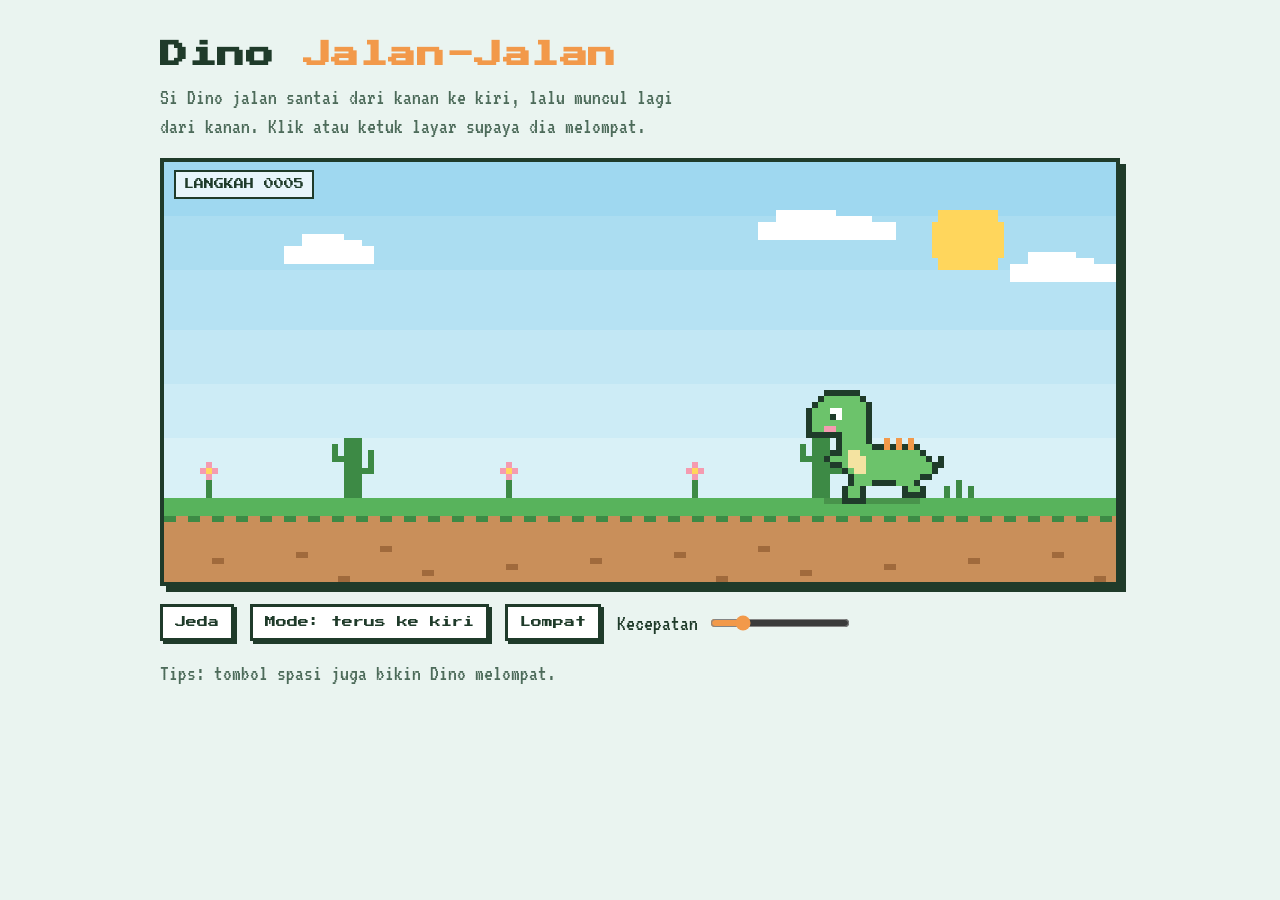
<file: dino/index.html>
<!doctype html><html lang="id"><head><meta charset="utf-8"><meta name="viewport" content="width=device-width,initial-scale=1"></head><body>
<title>Dino Jalan-Jalan</title>
<link rel="preconnect" href="https://fonts.googleapis.com">
<link rel="preconnect" href="https://fonts.gstatic.com" crossorigin>
<link rel="stylesheet" href="https://fonts.googleapis.com/css2?family=Press+Start+2P&family=VT323&display=swap">
<style>
  :root {
    --bg: #eaf4f0;
    --ink: #1f3b2a;
    --muted: #4d6b5a;
    --panel: #ffffff;
    --line: #1f3b2a;
    --accent: #f2994a;
    --sky-top: #9fd8f0;
    --sky-bottom: #d9f1f7;
    --cloud: #ffffff;
    --grass: #58b35c;
    --grass-dark: #3d8a45;
    --dirt: #c98f5a;
    --dirt-dark: #a06a3c;
    --star: #ffffff;
    --moon: #fff3b0;
    --night: 0;
  }
  @media (prefers-color-scheme: dark) {
    :root:not([data-theme="light"]) {
      color-scheme: dark;
      --bg: #10181f;
      --ink: #e4f2e8;
      --muted: #9db8a8;
      --panel: #18232c;
      --line: #6cc36b;
      --accent: #f2b36b;
      --sky-top: #0e1a33;
      --sky-bottom: #283a63;
      --cloud: #53638a;
      --grass: #3f8e4a;
      --grass-dark: #2c6a36;
      --dirt: #7b5534;
      --dirt-dark: #5c3e25;
      --night: 1;
    }
  }
  :root[data-theme="dark"] {
    color-scheme: dark;
    --bg: #10181f;
    --ink: #e4f2e8;
    --muted: #9db8a8;
    --panel: #18232c;
    --line: #6cc36b;
    --accent: #f2b36b;
    --sky-top: #0e1a33;
    --sky-bottom: #283a63;
    --cloud: #53638a;
    --grass: #3f8e4a;
    --grass-dark: #2c6a36;
    --dirt: #7b5534;
    --dirt-dark: #5c3e25;
    --night: 1;
  }

  body {
    background: var(--bg);
    color: var(--ink);
    font-family: "VT323", ui-monospace, "Courier New", monospace;
    font-size: 22px;
    line-height: 1.3;
  }
  .wrap {
    max-width: 960px;
    margin: 0 auto;
    padding-inline: 16px;
    padding-block: 28px 40px;
    display: grid;
    gap: 18px;
  }
  header { display: grid; gap: 8px; }
  h1 {
    font-family: "Press Start 2P", ui-monospace, monospace;
    font-size: clamp(18px, 4vw, 28px);
    line-height: 1.4;
    margin: 0;
    text-wrap: balance;
    letter-spacing: 0.02em;
  }
  h1 span { color: var(--accent); }
  header p { margin: 0; color: var(--muted); max-width: 60ch; }

  .stage {
    position: relative;
    border: 4px solid var(--line);
    box-shadow: 6px 6px 0 var(--line);
    overflow: hidden;
    background: var(--sky-bottom);
    cursor: pointer;
  }
  canvas {
    display: block;
    image-rendering: pixelated;
    image-rendering: crisp-edges;
  }
  .hud {
    position: absolute;
    top: 8px;
    left: 10px;
    font-family: "Press Start 2P", ui-monospace, monospace;
    font-size: 10px;
    color: #1f3b2a;
    background: rgba(255, 255, 255, 0.75);
    padding: 6px 8px;
    border: 2px solid #1f3b2a;
    font-variant-numeric: tabular-nums;
    pointer-events: none;
  }

  .controls {
    display: flex;
    flex-wrap: wrap;
    gap: 12px 16px;
    align-items: center;
  }
  button {
    font-family: "Press Start 2P", ui-monospace, monospace;
    font-size: 11px;
    color: var(--ink);
    background: var(--panel);
    border: 3px solid var(--line);
    box-shadow: 3px 3px 0 var(--line);
    padding: 10px 12px;
    cursor: pointer;
  }
  button:active { transform: translate(2px, 2px); box-shadow: 1px 1px 0 var(--line); }
  button:focus-visible, input:focus-visible { outline: 3px solid var(--accent); outline-offset: 3px; }
  button[aria-pressed="true"] { background: var(--accent); color: #1f3b2a; }
  label.speed { display: flex; align-items: center; gap: 10px; }
  input[type="range"] { accent-color: var(--accent); width: 140px; max-width: 40vw; }
  .tip { color: var(--muted); margin: 0; }
</style>

<div class="wrap">
  <header>
    <h1>Dino <span>Jalan-Jalan</span></h1>
    <p>Si Dino jalan santai dari kanan ke kiri, lalu muncul lagi dari kanan. Klik atau ketuk layar supaya dia melompat.</p>
  </header>

  <div class="stage" id="stage" role="img" aria-label="Animasi dino pixel berwarna hijau berjalan dari kanan ke kiri di atas rumput">
    <canvas id="scene"></canvas>
    <div class="hud" id="hud">LANGKAH 0000</div>
  </div>

  <div class="controls">
    <button id="pause" type="button" aria-pressed="false">Jeda</button>
    <button id="mode" type="button" aria-pressed="false">Mode: terus ke kiri</button>
    <button id="jump" type="button">Lompat</button>
    <label class="speed" for="speed">Kecepatan
      <input id="speed" type="range" min="0.5" max="3" step="0.25" value="1">
    </label>
  </div>
  <p class="tip">Tips: tombol spasi juga bikin Dino melompat.</p>
</div>

<script>
(() => {
  // ---------- Sprite (menghadap kanan; dibalik saat jalan ke kiri) ----------
  const BODY = [
    "..............DDDDDD....",
    ".............DGGGGGGD...",
    "............DGGGGGGGGD..",
    "............DGGGGWWGGGD.",
    "............DGGGGWKGGGD.",
    "............DGGGGGGGGGD.",
    "............DGGGGGPPGGD.",
    "............DGGGGDDDDDD.",
    ".....S.S.S..DGGGGD......",
    "....DSDSDSDDGGGGGD......",
    "...DGGGGGGGGGGLLGDD.....",
    "D.DGGGGGGGGGGLLLGGGD....",
    "DDGGGGGGGGGGGLLLGDD.....",
    ".DGGGGGGGGGGGLLGD.......",
    "..DDGGGGGGGGGGGD........",
    "....DGGGDDDDGGGD........",
  ];
  const LEGS = [
    ["....DGGD....DGGD........",
     "....DGGD....DGGD........",
     "....DDDD....DDDD........"],
    ["...DGGD......DGGD.......",
     "...DDDD......DGGD.......",
     ".............DDDD......."],
  ];
  const BLINK_ROWS = { 3: "............DGGGGGGGGGD.", 4: "............DGGGGDDGGGD." };
  const SPRITE_W = 24, SPRITE_H = BODY.length + 3;
  const PAL = {
    D: "#1f3b2a", G: "#6cc36b", L: "#f4e3a1", W: "#ffffff",
    K: "#1f3b2a", P: "#f59bb0", S: "#f2994a",
  };

  const canvas = document.getElementById("scene");
  const ctx = canvas.getContext("2d");
  const stage = document.getElementById("stage");
  const hud = document.getElementById("hud");
  const reduceMotion = window.matchMedia("(prefers-reduced-motion: reduce)").matches;

  const H = 70;            // tinggi dunia dalam "pixel" logis
  const GROUND = 56;       // garis tanah
  let P = 4, W = 200;      // ukuran pixel & lebar dunia

  let colors = {};
  function readColors() {
    const cs = getComputedStyle(document.documentElement);
    const v = (n) => cs.getPropertyValue(n).trim();
    colors = {
      skyTop: v("--sky-top"), skyBottom: v("--sky-bottom"), cloud: v("--cloud"),
      grass: v("--grass"), grassDark: v("--grass-dark"), dirt: v("--dirt"), dirtDark: v("--dirt-dark"),
      star: v("--star"), moon: v("--moon"), night: v("--night") === "1",
    };
  }

  // ---------- Dunia ----------
  let clouds = [], stars = [], deco = [];
  function rand(a, b) { return a + Math.random() * (b - a); }
  function buildWorld() {
    clouds = Array.from({ length: Math.max(3, Math.round(W / 70)) }, () => ({
      x: rand(0, W), y: Math.round(rand(4, 24)), w: Math.round(rand(14, 26)), v: rand(1.5, 4),
    }));
    stars = Array.from({ length: Math.round(W / 6) }, () => ({ x: Math.round(rand(0, W)), y: Math.round(rand(2, 40)), t: rand(0, 6) }));
    deco = [];
    for (let x = 6; x < W; x += Math.round(rand(18, 40))) {
      deco.push({ x, kind: Math.random() < 0.3 ? "cactus" : (Math.random() < 0.5 ? "flower" : "tuft") });
    }
  }

  function resize() {
    const cssW = stage.clientWidth;
    P = cssW < 520 ? 4 : 6;
    W = Math.ceil(cssW / P);
    canvas.width = W;
    canvas.height = H;
    canvas.style.width = W * P + "px";
    canvas.style.height = H * P + "px";
    buildWorld();
    if (dino.x > W) dino.x = W;
  }

  function px(x, y, w, h, c) { ctx.fillStyle = c; ctx.fillRect(Math.round(x), Math.round(y), w, h); }

  function drawSky(t) {
    const bands = 6;
    for (let i = 0; i < bands; i++) {
      ctx.fillStyle = mix(colors.skyTop, colors.skyBottom, i / (bands - 1));
      ctx.fillRect(0, Math.floor((GROUND * i) / bands), W, Math.ceil(GROUND / bands) + 1);
    }
    if (colors.night) {
      for (const s of stars) {
        if (Math.sin(t * 2 + s.t) > -0.3) px(s.x, s.y, 1, 1, colors.star);
      }
      px(W - 30, 10, 8, 8, colors.moon);
      px(W - 31, 11, 1, 6, colors.moon);
      px(W - 22, 11, 1, 6, colors.moon);
      px(W - 27, 11, 3, 2, colors.skyTop);
    } else {
      px(W - 30, 8, 10, 10, "#ffd65c");
      px(W - 31, 10, 12, 6, "#ffd65c");
    }
    for (const c of clouds) {
      const x = Math.round(c.x), y = c.y, w = c.w;
      px(x, y + 2, w, 3, colors.cloud);
      px(x + 3, y, Math.round(w * 0.45), 2, colors.cloud);
      px(x + Math.round(w * 0.5), y + 1, Math.round(w * 0.3), 1, colors.cloud);
    }
  }

  function drawGround(offset) {
    px(0, GROUND, W, H - GROUND, colors.dirt);
    px(0, GROUND, W, 3, colors.grass);
    for (let x = 0; x < W; x += 4) px(x, GROUND + 3, 2, 1, colors.grassDark);
    for (let x = 1; x < W; x += 7) px(x, GROUND + 8 + ((x * 7) % 9), 2, 1, colors.dirtDark);
    for (const d of deco) {
      const x = d.x;
      if (d.kind === "tuft") {
        px(x, GROUND - 2, 1, 2, colors.grassDark); px(x + 2, GROUND - 3, 1, 3, colors.grassDark); px(x + 4, GROUND - 2, 1, 2, colors.grassDark);
      } else if (d.kind === "flower") {
        px(x + 1, GROUND - 3, 1, 3, colors.grassDark);
        px(x, GROUND - 5, 3, 1, "#f59bb0"); px(x + 1, GROUND - 6, 1, 3, "#f59bb0"); px(x + 1, GROUND - 5, 1, 1, "#ffd65c");
      } else {
        px(x + 2, GROUND - 10, 3, 10, colors.grassDark);
        px(x, GROUND - 7, 2, 1, colors.grassDark); px(x, GROUND - 9, 1, 3, colors.grassDark);
        px(x + 5, GROUND - 5, 2, 1, colors.grassDark); px(x + 6, GROUND - 8, 1, 4, colors.grassDark);
      }
    }
  }

  function drawDino(x, y, facingLeft, frame, blink) {
    const rows = BODY.map((r, i) => (blink && BLINK_ROWS[i]) ? BLINK_ROWS[i] : r).concat(LEGS[frame]);
    for (let r = 0; r < rows.length; r++) {
      const row = rows[r];
      for (let c = 0; c < row.length; c++) {
        const ch = row[c];
        if (ch === ".") continue;
        const dx = facingLeft ? SPRITE_W - 1 - c : c;
        px(x + dx, y + r, 1, 1, PAL[ch]);
      }
    }
  }

  function drawShadow(x, lift) {
    const w = Math.max(8, 16 - Math.round(lift / 2));
    ctx.fillStyle = "rgba(0,0,0,0.18)";
    ctx.fillRect(Math.round(x + (SPRITE_W - w) / 2), GROUND, w, 1);
  }

  function mix(a, b, t) {
    const pa = parseInt(a.slice(1), 16), pb = parseInt(b.slice(1), 16);
    const r = Math.round(((pa >> 16) & 255) * (1 - t) + ((pb >> 16) & 255) * t);
    const g = Math.round(((pa >> 8) & 255) * (1 - t) + ((pb >> 8) & 255) * t);
    const bl = Math.round((pa & 255) * (1 - t) + (pb & 255) * t);
    return `rgb(${r},${g},${bl})`;
  }

  // ---------- Status dino ----------
  const dino = { x: 0, dir: -1, frame: 0, frameTime: 0, lift: 0, vy: 0, steps: 0, blinkT: 2, blinking: 0 };
  const hearts = [];
  let speed = 1, paused = false, bounce = false;

  function jump() {
    if (dino.lift > 0) return;
    dino.vy = 60;
    hearts.push({ x: dino.x + SPRITE_W / 2, y: GROUND - SPRITE_H - 4, life: 1.2 });
  }

  function drawHeart(h) {
    const x = Math.round(h.x), y = Math.round(h.y), c = "#e8577a";
    px(x - 2, y, 2, 1, c); px(x + 1, y, 2, 1, c);
    px(x - 3, y + 1, 7, 2, c);
    px(x - 2, y + 3, 5, 1, c);
    px(x - 1, y + 4, 3, 1, c);
    px(x, y + 5, 1, 1, c);
  }

  let last = performance.now(), colorTimer = 0;
  function tick(now) {
    const dt = Math.min(0.05, (now - last) / 1000);
    last = now;
    colorTimer -= dt;
    if (colorTimer <= 0) { readColors(); colorTimer = 0.5; }

    if (!paused) {
      dino.x += dino.dir * 16 * speed * dt;
      if (bounce) {
        if (dino.x < 2) { dino.x = 2; dino.dir = 1; }
        if (dino.x > W - SPRITE_W - 2) { dino.x = W - SPRITE_W - 2; dino.dir = -1; }
      } else {
        dino.dir = -1;
        if (dino.x < -SPRITE_W) dino.x = W;
      }
      dino.frameTime += dt * speed;
      if (dino.frameTime > 0.22) {
        dino.frameTime = 0; dino.frame ^= 1; dino.steps++;
        hud.textContent = "LANGKAH " + String(dino.steps).padStart(4, "0");
      }
      if (!reduceMotion) for (const c of clouds) { c.x -= c.v * dt; if (c.x < -c.w) c.x = W; }
    }
    if (dino.lift > 0 || dino.vy > 0) {
      dino.lift += dino.vy * dt;
      dino.vy -= 180 * dt;
      if (dino.lift <= 0) { dino.lift = 0; dino.vy = 0; }
    }
    dino.blinkT -= dt;
    if (dino.blinkT <= 0) { dino.blinking = 0.14; dino.blinkT = rand(2, 5); }
    if (dino.blinking > 0) dino.blinking -= dt;
    for (const h of hearts) { h.y -= 14 * dt; h.life -= dt; }
    while (hearts.length && hearts[0].life <= 0) hearts.shift();

    ctx.clearRect(0, 0, W, H);
    drawSky(now / 1000);
    drawGround();
    const bob = (!paused && !reduceMotion && dino.frame === 1 && dino.lift === 0) ? 1 : 0;
    drawShadow(dino.x, dino.lift);
    drawDino(dino.x, GROUND - SPRITE_H - Math.round(dino.lift) + bob, dino.dir < 0, paused ? 0 : dino.frame, dino.blinking > 0);
    for (const h of hearts) drawHeart(h);
    requestAnimationFrame(tick);
  }

  // ---------- Kontrol ----------
  const pauseBtn = document.getElementById("pause");
  const modeBtn = document.getElementById("mode");
  pauseBtn.addEventListener("click", () => {
    paused = !paused;
    pauseBtn.textContent = paused ? "Lanjut" : "Jeda";
    pauseBtn.setAttribute("aria-pressed", String(paused));
  });
  modeBtn.addEventListener("click", () => {
    bounce = !bounce;
    modeBtn.textContent = bounce ? "Mode: bolak-balik" : "Mode: terus ke kiri";
    modeBtn.setAttribute("aria-pressed", String(bounce));
  });
  document.getElementById("jump").addEventListener("click", jump);
  stage.addEventListener("click", jump);
  document.getElementById("speed").addEventListener("input", (e) => { speed = parseFloat(e.target.value); });
  window.addEventListener("keydown", (e) => {
    if (e.code === "Space" && e.target === document.body) { e.preventDefault(); jump(); }
  });
  window.addEventListener("resize", resize);

  readColors();
  resize();
  dino.x = W - SPRITE_W - 10;
  requestAnimationFrame(tick);
})();
</script>
</body></html>
</file>
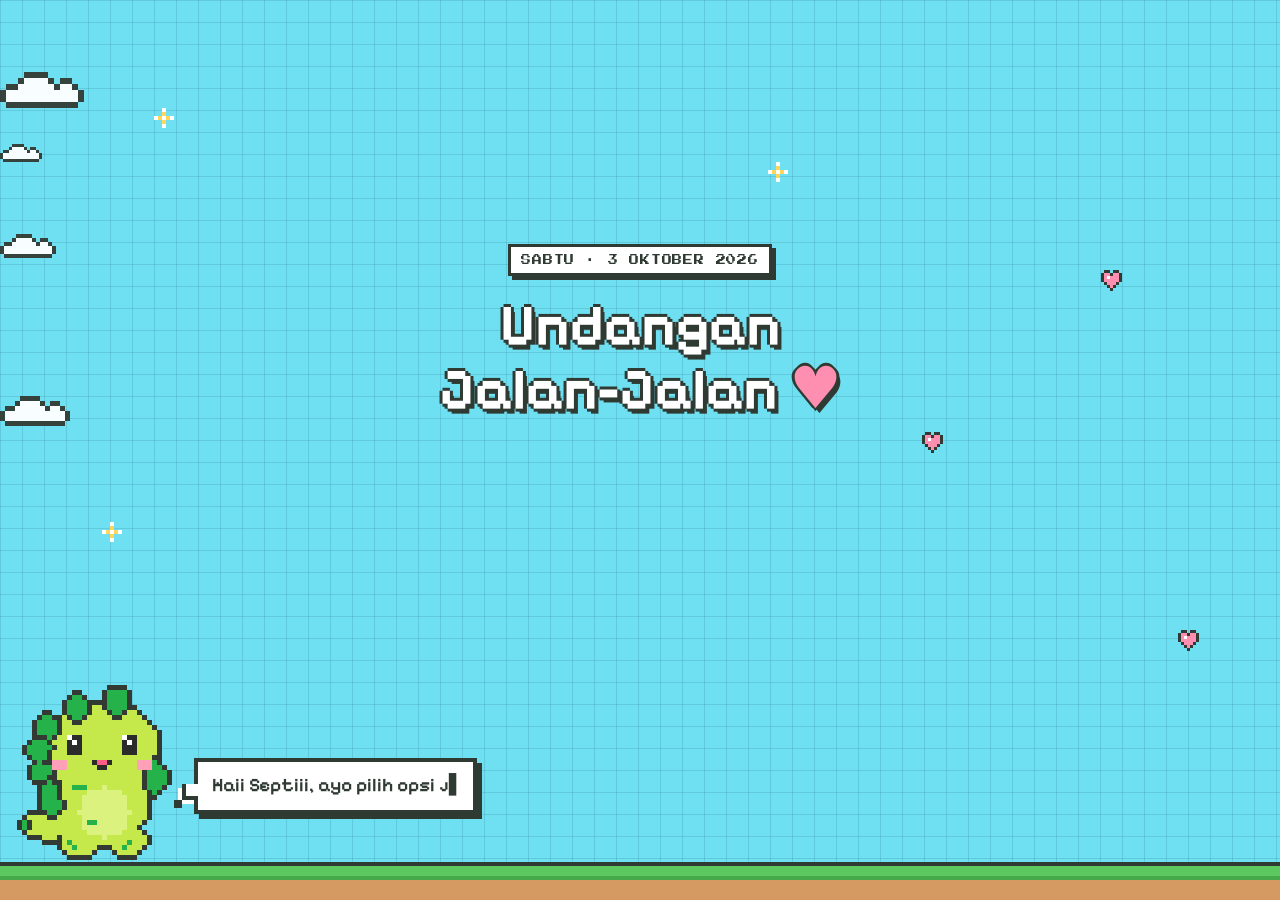
<file: undangan-septi/index.html>
<!doctype html><html lang="id"><head><meta charset="utf-8"><meta name="viewport" content="width=device-width,initial-scale=1,viewport-fit=cover"><meta property="og:title" content="Undangan Jalan-Jalan untuk Septi"><meta property="og:description" content="Pilih jam jemput dan kegiatan kita tanggal 3 Oktober ♥"></head><body style="margin:0">
<title>Undangan Jalan-Jalan Septi</title>
<link rel="preconnect" href="https://fonts.googleapis.com">
<link rel="preconnect" href="https://fonts.gstatic.com" crossorigin>
<link rel="stylesheet" href="https://fonts.googleapis.com/css2?family=Pixelify+Sans:wght@400;600;700&family=Press+Start+2P&display=swap">
<style>
  :root {
    color-scheme: light;
    --sky: #6fe0f2;
    --grid: rgba(20, 90, 110, 0.16);
    --ink: #2f3a33;
    --paper: #ffffff;
    --lime: #c5e84b;
    --leaf: #26b24b;
    --leaf-dark: #1c8a39;
    --pink: #ff8fb1;
    --pink-soft: #ffd3e0;
    --sun: #ffd65c;
    --grass: #5cc85f;
    --dirt: #d49a62;
  }
  html, body { height: 100%; }
  body {
    --dw: 170px; --dh: 200px;
    background-color: var(--sky);
    background-image:
      linear-gradient(var(--grid) 1px, transparent 1px),
      linear-gradient(90deg, var(--grid) 1px, transparent 1px);
    background-size: 22px 22px;
    color: var(--ink);
    font-family: "Pixelify Sans", ui-rounded, "Trebuchet MS", system-ui, sans-serif;
    font-size: 18px;
    overflow: hidden;
  }
  .app {
    position: relative;
    height: 100%;
    height: 100dvh;
    display: flex;
    flex-direction: column;
  }
  .deco { position: fixed; inset: 0; pointer-events: none; overflow: hidden; }
  .cloud { position: absolute; image-rendering: pixelated; opacity: 0.95; animation: drift linear infinite; }
  @keyframes drift { from { transform: translateX(110vw); } to { transform: translateX(-40vw); } }
  .sparkle { position: absolute; image-rendering: pixelated; animation: twinkle 2.4s ease-in-out infinite; }
  @keyframes twinkle { 0%, 100% { opacity: .25; transform: scale(.8); } 50% { opacity: 1; transform: scale(1.1); } }

  main {
    position: relative;
    z-index: 2;
    flex: 1 1 auto;
    min-height: 0;
    overflow-y: auto;
    display: flex;
    flex-direction: column;
    padding-inline: 16px;
    padding-block: 20px 14px;
  }
  main > .panel { margin-block: auto; margin-inline: auto; }

  .stage {
    position: relative;
    z-index: 3;
    flex: none;
    height: calc(var(--dh) + 40px);
    transition: height .5s cubic-bezier(.4, 0, .2, 1);
  }
  .stage.center { height: calc(var(--dh) + 160px); }
  .ground {
    position: absolute; left: 0; right: 0; bottom: 0;
    height: calc(34px + env(safe-area-inset-bottom, 0px));
    background: linear-gradient(var(--grass) 0 10px, #45a84a 10px 14px, var(--dirt) 14px);
    border-top: 4px solid var(--ink);
  }
  .panel { width: 100%; max-width: 620px; display: grid; gap: 18px; justify-items: center; text-align: center; }
  .eyebrow {
    font-family: "Press Start 2P", monospace; font-size: 10px; letter-spacing: .08em;
    background: var(--paper); border: 3px solid var(--ink); padding: 8px 10px;
    box-shadow: 4px 4px 0 var(--ink);
  }
  h1 {
    margin: 0; font-weight: 700; line-height: 1.1;
    font-size: clamp(34px, 9vw, 58px);
    color: var(--paper);
    text-shadow: 3px 0 var(--ink), -3px 0 var(--ink), 0 3px var(--ink), 0 -3px var(--ink), 4px 5px 0 var(--ink);
    text-wrap: balance;
  }
  h1 .heart { color: var(--pink); }

  .btn {
    font-family: "Pixelify Sans", ui-rounded, system-ui, sans-serif;
    font-weight: 700;
    font-size: 22px;
    color: var(--ink);
    background: var(--paper);
    border: 4px solid var(--ink);
    box-shadow: 5px 5px 0 var(--ink);
    padding: 14px 26px;
    cursor: pointer;
    transition: transform .08s, box-shadow .08s, background .15s;
    min-height: 56px;
  }
  a.btn { display: inline-block; text-decoration: none; }
  .btn:hover { transform: translate(-1px, -2px); box-shadow: 6px 7px 0 var(--ink); }
  .btn:active { transform: translate(3px, 3px); box-shadow: 2px 2px 0 var(--ink); }
  .btn:focus-visible { outline: 4px dashed var(--pink); outline-offset: 4px; }
  .btn.primary { background: var(--lime); }
  .btn.pink { background: var(--pink-soft); }
  .btn.big { font-size: 28px; padding: 16px 44px; }
  .btn[disabled] { opacity: .45; cursor: default; transform: none; box-shadow: 5px 5px 0 var(--ink); }
  .btn.chosen { background: var(--lime); opacity: 1; }

  .choices { display: flex; flex-wrap: wrap; gap: 18px; justify-content: center; width: 100%; }
  .time-btn { display: grid; gap: 2px; min-width: 150px; }
  .time-btn .t { font-size: 38px; line-height: 1; }
  .time-btn .s { font-size: 15px; font-weight: 400; }

  .opt {
    display: grid; justify-items: center; gap: 6px;
    width: 172px; padding: 14px 12px 16px;
  }
  .opt canvas { width: 64px; height: 64px; image-rendering: pixelated; }
  .opt .n { font-size: 21px; line-height: 1.1; }
  .opt .s { font-size: 14px; font-weight: 400; line-height: 1.2; }

  .schedule {
    width: 100%;
    background: var(--paper);
    border: 4px solid var(--ink);
    box-shadow: 6px 6px 0 var(--ink);
    text-align: left;
  }
  .schedule-head {
    background: var(--leaf); color: var(--paper);
    padding: 10px 14px; border-bottom: 4px solid var(--ink);
    display: flex; flex-wrap: wrap; justify-content: space-between; gap: 4px 12px; align-items: baseline;
  }
  .schedule-head b { font-size: 22px; }
  .schedule-head span { font-family: "Press Start 2P", monospace; font-size: 9px; letter-spacing: .06em; }
  .table-wrap { overflow-x: auto; }
  table { width: 100%; border-collapse: collapse; font-size: 17px; }
  th {
    font-family: "Press Start 2P", monospace; font-size: 9px; letter-spacing: .06em;
    text-align: left; padding: 10px 12px; background: var(--pink-soft); border-bottom: 3px solid var(--ink);
  }
  td { padding: 10px 12px; border-bottom: 2px dashed rgba(47, 58, 51, .25); vertical-align: top; }
  tr:last-child td { border-bottom: 0; }
  td.time { white-space: nowrap; font-weight: 700; font-variant-numeric: tabular-nums; }
  tr.star td { background: #f4fbd8; }
  tr.star td:nth-child(2)::after { content: " ♥"; color: var(--pink); }
  .place { color: var(--leaf-dark); font-weight: 600; }

  .row-actions { display: flex; flex-wrap: wrap; gap: 16px; justify-content: center; }
  .row-actions.pair { flex-wrap: nowrap; width: 100%; max-width: 520px; gap: 12px; }
  .row-actions.pair .btn { flex: 1 1 0; font-size: 20px; padding: 12px 10px; }
  .note { font-size: 15px; margin: 0; max-width: 46ch; }

  /* ---- Dino & balon ---- */
  .dino-zone {
    position: absolute;
    left: 12px; bottom: calc(30px + env(safe-area-inset-bottom, 0px));
    transform: translateX(0);
    transition: transform 2.2s cubic-bezier(.45, .05, .25, 1);
    will-change: transform;
  }
  #dino { display: block; image-rendering: pixelated; width: var(--dw); height: var(--dh); }
  .qmark {
    position: absolute; left: 0; top: -14px;
    font-family: "Press Start 2P", monospace; font-size: 26px; color: var(--paper);
    text-shadow: 3px 0 var(--ink), -3px 0 var(--ink), 0 3px var(--ink), 0 -3px var(--ink);
    animation: hop .7s steps(2) infinite;
  }
  @keyframes hop { 50% { transform: translateY(-6px) rotate(8deg); } }
  .bubble {
    box-sizing: border-box;
    position: absolute; left: calc(var(--dw) + 12px); bottom: calc(var(--dh) * .28);
    width: max-content; max-width: min(320px, calc(100vw - var(--dw) - 48px));
    background: var(--paper);
    border: 4px solid var(--ink);
    box-shadow: 5px 5px 0 var(--ink);
    padding: 12px 14px;
    font-size: 19px; font-weight: 600; line-height: 1.25;
    animation: pop .25s steps(3);
  }
  .bubble:empty { display: none; }
  .bubble::before {
    content: ""; position: absolute; left: -16px; bottom: 10px;
    width: 12px; height: 12px; background: var(--paper);
    border-left: 4px solid var(--ink); border-bottom: 4px solid var(--ink);
    box-shadow: -4px 4px 0 0 var(--paper);
  }
  .bubble::after {
    content: ""; position: absolute; left: -24px; bottom: 2px; width: 8px; height: 8px;
    background: var(--ink);
  }
  .dino-zone.center .bubble { left: 50%; transform: translateX(-50%); bottom: calc(var(--dh) + 14px); max-width: min(340px, calc(100vw - 32px)); }
  .dino-zone.center .bubble::before, .dino-zone.center .bubble::after { display: none; }
  @keyframes pop { from { transform: scale(.6); } to { transform: scale(1); } }
  .dino-zone.center .bubble { animation: none; }
  .caret { display: inline-block; width: .5em; animation: blink 1s steps(2) infinite; }
  @keyframes blink { 50% { opacity: 0; } }

  .fade-in { animation: fadeIn .35s steps(4) both; }
  @keyframes fadeIn { from { opacity: 0; transform: translateY(8px); } to { opacity: 1; transform: none; } }

  .heart-fx { position: fixed; z-index: 4; image-rendering: pixelated; pointer-events: none; animation: floatUp linear forwards; }
  @keyframes floatUp { 0% { transform: translateY(0); opacity: 1; } 75% { opacity: 1; } 100% { transform: translateY(-85vh); opacity: 0; } }

  .side-card {
    position: absolute; bottom: 18px; width: 150px; box-sizing: border-box;
    background: var(--paper); border: 4px solid var(--ink); box-shadow: 5px 5px 0 var(--ink);
    padding: 10px 8px; display: grid; justify-items: center; gap: 4px; text-align: center;
    animation: pop .3s steps(3) both;
  }
  .side-card.left { right: calc(100% + 10px); }
  .side-card.right { left: calc(100% + 10px); animation-delay: .15s; }
  .side-card .lbl { font-family: "Press Start 2P", monospace; font-size: 8px; letter-spacing: .06em; }
  .side-card .big { font-size: 34px; font-weight: 700; line-height: 1; font-variant-numeric: tabular-nums; }
  .side-card .nm { font-size: 18px; font-weight: 700; line-height: 1.1; }
  .side-card canvas { width: 44px; height: 44px; image-rendering: pixelated; }
  .overlay {
    position: fixed; inset: 0; z-index: 10; background: rgba(34, 44, 38, .72);
    display: grid; place-items: center; padding-inline: 16px; padding-block: 16px;
  }
  .sheet {
    width: 100%; max-width: 420px; background: var(--sky); border: 4px solid var(--ink); box-shadow: 6px 6px 0 var(--ink);
    padding: 14px; display: grid; gap: 12px; justify-items: center; text-align: center; box-sizing: border-box;
  }
  .sheet img { width: 100%; max-height: 52vh; object-fit: contain; border: 3px solid var(--ink); background: var(--paper); }
  .sheet p { margin: 0; font-size: 16px; font-weight: 600; }
  .sheet .row-actions { gap: 12px; }
  .sheet .btn { font-size: 18px; padding: 10px 16px; min-height: 48px; }
  .link-btn { background: none; border: 0; font: inherit; font-size: 15px; text-decoration: underline; color: var(--ink); cursor: pointer; }
  @media (max-width: 520px) {
    body { font-size: 17px; --dw: 119px; --dh: 140px; }
    .qmark { font-size: 20px; }
    .side-card { width: 112px; padding: 8px 6px; bottom: 8px; }
    .side-card.left { right: calc(100% + 6px); }
    .side-card.right { left: calc(100% + 6px); }
    .side-card .big { font-size: 28px; }
    .side-card .nm { font-size: 16px; }
    .side-card .lbl { font-size: 7px; }
    .bubble { font-size: 16px; padding: 10px 12px; }
    .panel { gap: 14px; }
    h1 { font-size: clamp(30px, 9vw, 44px); }
    .btn.big { font-size: 24px; padding: 12px 32px; }
    .choices { gap: 12px; }
    .choices.times { flex-wrap: nowrap; }
    .time-btn { min-width: 0; flex: 1 1 0; max-width: 170px; padding: 10px 8px; }
    .time-btn .t { font-size: 32px; }
    .time-btn .s { font-size: 14px; }
    .opt { width: 100%; max-width: 340px; grid-template-columns: 44px 1fr; justify-items: start; text-align: left; align-items: center; column-gap: 12px; padding: 8px 12px; min-height: 0; }
    .opt canvas { width: 44px; height: 44px; grid-row: span 2; }
    .opt .n { font-size: 19px; }
    .opt .s { font-size: 13px; }
    .schedule-head { padding: 8px 10px; }
    .schedule-head b { font-size: 18px; }
    .schedule-head span { font-size: 7px; }
    table { font-size: 13.5px; line-height: 1.25; }
    th { font-size: 7px; padding: 7px 6px; }
    td { padding: 6px 6px; }
    td.time { font-size: 12.5px; }
    .row-actions.pair .btn { font-size: 15px; padding: 10px 6px; min-height: 50px; }
  }
  @media (prefers-reduced-motion: reduce) {
    .cloud, .sparkle, .qmark { animation: none; }
    .dino-zone { transition: none; }
  }
</style>

<div class="app">
  <div class="deco" id="deco" aria-hidden="true"></div>

  <main id="content">
    <div class="panel" id="panel" aria-live="polite"></div>
  </main>

  <div class="stage" id="stage">
    <div class="ground" aria-hidden="true"></div>
    <div class="dino-zone" id="dinoZone">
      <div class="bubble" id="bubble" role="status"></div>
      <canvas id="dino" width="34" height="40" aria-label="Dino hijau kecil yang lucu"></canvas>
    </div>
  </div>
</div>

<script>
(() => {
  // ===================== DINO PIXEL =====================
  const GW = 34, GH = 40, OY = 2;
  const COL = {
    L: "#c5e84b", Y: "#dcf27f", G: "#26b24b", g: "#26b24b", O: "#333a33",
    K: "#2b2b2b", W: "#ffffff", P: "#ff9fb8", T: "#ff5d86", B: "#8fd8ff",
  };
  const inE = (x, y, cx, cy, rx, ry) => {
    const dx = (x + 0.5 - cx) / rx, dy = (y + 0.5 - cy) / ry;
    return dx * dx + dy * dy <= 1;
  };
  const ARMS = {
    down: [[6.5, 26, 2.8, 2.2], [25.8, 26, 2.2, 1.8]],
    waveA: [[5.2, 20.5, 2, 3.2], [25.8, 26, 2.2, 1.8]],
    waveB: [[4.2, 22.8, 3, 2.1], [25.8, 26, 2.2, 1.8]],
    upA: [[5.2, 20, 2, 3.2], [27, 20, 2, 3.2]],
    upB: [[5.8, 19, 2, 3.2], [26.4, 19, 2, 3.2]],
  };
  const SPIKES = [[13, 5.2, 2.4], [21, 6.6, 2.2], [26.8, 10.4, 2.2], [28.6, 14.8, 2.2], [28.2, 19.4, 2], [26.4, 23.3, 1.9]];
  const cache = {};

  function buildBody(armKey) {
    if (cache[armKey]) return cache[armKey];
    const g = new Array(GW * GH).fill(null);
    const set = (x, y, v) => { if (x >= 0 && y >= 0 && x < GW && y < GH) g[y * GW + x] = v; };
    const get = (x, y) => (x < 0 || y < 0 || x >= GW || y >= GH) ? null : g[y * GW + x];
    for (let y = 0; y < GH - OY; y++) for (let x = 0; x < GW; x++) {
      if (inE(x, y, 16, 15, 11.5, 9.5) || inE(x, y, 16, 26, 9, 8) ||
          inE(x, y, 11, 33, 4, 3) || inE(x, y, 20.5, 33, 4, 3) || inE(x, y, 26.5, 30, 5.5, 2.6)) set(x, y, "L");
    }
    for (let y = 0; y < GH; y++) for (let x = 0; x < GW; x++) {
      if (get(x, y) === "L" && inE(x, y, 15.5, 27.5, 5, 5)) set(x, y, "Y");
      if (get(x, y) && x >= 31 && y >= 28) set(x, y, "G");
    }
    for (const [cx, cy, r] of SPIKES) for (let y = 0; y < GH; y++) for (let x = 0; x < GW; x++) if (inE(x, y, cx, cy, r, r)) set(x, y, "G");
    for (const [cx, cy, rx, ry] of ARMS[armKey]) for (let y = 0; y < GH; y++) for (let x = 0; x < GW; x++) if (inE(x, y, cx, cy, rx, ry)) set(x, y, "G");
    // bintik-bintik
    [[19, 22], [20, 22], [21, 22], [17, 29], [18, 29], [10, 33], [11, 34], [21, 34], [22, 33]].forEach(([x, y]) => set(x, y, "g"));
    // garis tepi
    const out = g.slice();
    for (let y = 0; y < GH; y++) for (let x = 0; x < GW; x++) {
      const v = get(x, y);
      const n = [get(x + 1, y), get(x - 1, y), get(x, y + 1), get(x, y - 1)];
      if (!v && n.some(Boolean)) out[y * GW + x] = "O";
      if ((v === "L" || v === "Y") && n.includes("G")) out[y * GW + x] = "O";
    }
    // kaki: garis pemisah
    [[15, 34], [15, 35], [16, 35]].forEach(([x, y]) => { if (out[y * GW + x]) out[y * GW + x] = "O"; });
    cache[armKey] = out;
    return out;
  }

  function faceCells(face, blink) {
    const c = [];
    const put = (x, y, v) => c.push([x, y, v]);
    const cheeks = () => { for (const x0 of [6, 23]) for (let x = x0; x < x0 + 3; x++) for (let y = 17; y <= 18; y++) put(x, y, "P"); };
    if (face === "happy") {
      [[9, 15], [10, 14], [11, 14], [12, 15], [19, 15], [20, 14], [21, 14], [22, 15]].forEach(([x, y]) => put(x, y, "K"));
      for (let x = 13; x <= 18; x++) put(x, 17, "K");
      put(13, 18, "K"); put(18, 18, "K");
      for (let x = 14; x <= 17; x++) put(x, 18, "T");
      for (let x = 14; x <= 17; x++) put(x, 19, "K");
      cheeks();
    } else if (face === "confused") {
      [[10, 14], [11, 14], [10, 15], [11, 15]].forEach(([x, y]) => put(x, y, "K"));
      put(11, 14, "W");
      [[19, 14], [20, 14], [21, 14], [22, 14]].forEach(([x, y]) => put(x, y, "K"));
      [[9, 12], [10, 11], [11, 11], [20, 11], [21, 11], [22, 12]].forEach(([x, y]) => put(x, y, "K"));
      [[13, 18], [14, 17], [15, 18], [16, 17], [17, 18], [18, 17]].forEach(([x, y]) => put(x, y, "K"));
      put(7, 11, "B"); put(7, 12, "B"); put(6, 12, "B");
      cheeks();
    } else {
      if (blink) {
        [[9, 15], [10, 15], [11, 15], [20, 15], [21, 15], [22, 15]].forEach(([x, y]) => put(x, y, "K"));
      } else {
        for (const x0 of [9, 20]) for (let x = x0; x < x0 + 3; x++) for (let y = 12; y <= 15; y++) put(x, y, "K");
        put(10, 13, "W"); put(21, 13, "W"); put(11, 12, "W"); put(22, 12, "W");
      }
      put(14, 17, "K"); put(17, 17, "K"); put(15, 17, "T"); put(16, 17, "T"); put(15, 18, "K"); put(16, 18, "K");
      cheeks();
    }
    return c;
  }

  const dCanvas = document.getElementById("dino");
  const dctx = dCanvas.getContext("2d");
  const dino = { mood: "normal", anim: "idle", t: 0, blinkT: 2.5, blink: 0 };

  function drawDino(ctx, armKey, face, bounce, blink) {
    ctx.clearRect(0, 0, GW, GH);
    const g = buildBody(armKey);
    const oy = OY - bounce;
    for (let y = 0; y < GH; y++) for (let x = 0; x < GW; x++) {
      const v = g[y * GW + x];
      if (!v) continue;
      ctx.fillStyle = COL[v];
      ctx.fillRect(GW - 1 - x, y + oy, 1, 1);
    }
    for (const [x, y, v] of faceCells(face, blink)) { ctx.fillStyle = COL[v]; ctx.fillRect(GW - 1 - x, y + oy, 1, 1); }
  }

  const reduce = window.matchMedia("(prefers-reduced-motion: reduce)").matches;
  let last = performance.now();
  function loop(now) {
    const dt = Math.min(0.05, (now - last) / 1000); last = now;
    dino.t += dt;
    dino.blinkT -= dt;
    if (dino.blinkT <= 0) { dino.blink = 0.15; dino.blinkT = 2 + Math.random() * 3; }
    if (dino.blink > 0) dino.blink -= dt;
    const beat = Math.floor(dino.t / 0.32) % 2;
    let arm = "down", bounce = 0;
    if (dino.anim === "walk") { const st = Math.floor(dino.t / 0.16) % 2; arm = st ? "waveA" : "down"; bounce = reduce ? 0 : st; }
    else if (dino.anim === "wave") { arm = beat ? "waveA" : "waveB"; bounce = reduce ? 0 : (Math.floor(dino.t / 0.64) % 2); }
    else if (dino.anim === "cheer") { arm = beat ? "upA" : "upB"; bounce = reduce ? 0 : (beat ? 2 : 0); }
    else { bounce = reduce ? 0 : (Math.floor(dino.t / 0.55) % 2); arm = (Math.floor(dino.t / 2.2) % 3 === 2) ? (beat ? "waveA" : "down") : "down"; }
    drawDino(dctx, arm, dino.mood, bounce, dino.mood === "normal" && dino.blink > 0);
    requestAnimationFrame(loop);
  }
  requestAnimationFrame(loop);

  // ===================== PIXEL ICON & DEKORASI =====================
  function pixelImg(rows, pal, scale = 1) {
    const c = document.createElement("canvas");
    c.width = rows[0].length; c.height = rows.length;
    const x = c.getContext("2d");
    rows.forEach((r, j) => [...r].forEach((ch, i) => { if (ch !== ".") { x.fillStyle = pal[ch]; x.fillRect(i, j, 1, 1); } }));
    return c;
  }
  const HEART = [".KK.KK.", "KPPKPPK", "KPWPPPK", "KPPPPPK", ".KPPPK.", "..KPK..", "...K..."];
  const HEART_PAL = { K: "#333a33", P: "#ff8fb1", W: "#ffffff" };
  const CLOUD = ["....KKKK......", "...KWWWWK.KK..", ".KKWWWWWWKWWK.", "KWWWWWWWWWWWWK", "KWWWWWWWWWWWWK", ".KKKKKKKKKKKK."];
  const SPARK = ["..K..", "..Y..", "KYWYK", "..Y..", "..K.."];
  const ICONS = {
    parfum: { rows: [
      "....KKKK....", "....KPPK....", "....KKKK....", "...KKKKKK...", "..KWBBBBBK..", ".KWBBBBBBBK.",
      ".KBBBWWBBBK.", ".KBBWPPWBBK.", ".KBBBWWBBBK.", ".KBBBBBBBBK.", "..KBBBBBBK..", "...KKKKKK..."],
      pal: { K: "#333a33", P: "#ff8fb1", B: "#b99cf0", W: "#ffffff" } },
    buku: { rows: [
      "............", ".KKKKK.KKKKK", "KWWWWWKWWWWK", "KWLLLWKWLLWK", "KWWWWWKWWWWK", "KWLLLWKWLLWK",
      "KWWWWWKWWWWK", "KWLLWWKWLLLK", "KWWWWWKWWWWK", "KGGGGGKGGGGK", ".KKKKKKKKKK.", "......P....."],
      pal: { K: "#333a33", W: "#fffbea", L: "#9aa39c", G: "#26b24b", P: "#ff8fb1" } },
    bunga: { rows: [
      "...KK..KK...", "..KPPKKPPK..", "..KPPYYPPK..", "...KYYYYK...", "..KPPYYPPK..", "..KPPKKPPK..",
      "...KKGGKK...", ".KK..GG..KK.", "KGGK.GG.KGGK", ".KGGKGGKGGK.", "..KKKGGKKK..", "....KGGK...."],
      pal: { K: "#333a33", P: "#ff8fb1", Y: "#ffd65c", G: "#26b24b" } },
  };
  const heartURL = pixelImg(HEART, HEART_PAL).toDataURL();

  function buildDeco() {
    const deco = document.getElementById("deco");
    const cloudURL = pixelImg(CLOUD, { K: "#333a33", W: "#ffffff" }).toDataURL();
    const sparkURL = pixelImg(SPARK, { K: "#ffffff", Y: "#ffd65c", W: "#ffffff" }).toDataURL();
    [[8, 70, 0], [26, 95, -30], [44, 80, -55], [16, 120, -80]].forEach(([top, dur, delay], i) => {
      const im = new Image(); im.src = cloudURL; im.className = "cloud";
      const s = [6, 4, 5, 3][i];
      im.style.cssText = `top:${top}%;width:${14 * s}px;height:${6 * s}px;animation-duration:${dur}s;animation-delay:${delay}s`;
      deco.appendChild(im);
    });
    [[12, 12], [30, 86], [58, 8], [70, 92], [18, 60], [48, 72]].forEach(([top, left], i) => {
      const im = new Image(); im.src = i % 2 ? heartURL : sparkURL; im.className = "sparkle";
      im.style.cssText = `top:${top}%;left:${left}%;width:${i % 2 ? 21 : 20}px;animation-delay:${i * 0.4}s`;
      deco.appendChild(im);
    });
  }
  buildDeco();

  function burstHearts(n = 24) {
    for (let i = 0; i < n; i++) {
      const im = new Image(); im.src = heartURL; im.className = "heart-fx";
      const size = 14 + Math.round(Math.random() * 3) * 7;
      im.style.cssText = `left:${Math.random() * 96}vw;bottom:${-10 - Math.random() * 20}px;width:${size}px;` +
        `animation-duration:${3 + Math.random() * 3}s;animation-delay:${Math.random() * 1.8}s`;
      document.body.appendChild(im);
      setTimeout(() => im.remove(), 8000);
    }
  }

  // ===================== DATA JADWAL =====================
  const PLANS = {
    parfum: { name: "Meracik Parfum", sub: "Racik wangi khas kamu", rows: [
      ["breakfast", "10.45", "Sarapan roti & latte", "Perdipe Coffee"],
      ["11.15", "12.45", "Makan siang", "Desa Palagan"],
      ["13.15", "15.15", "Meracik parfum", "Wangi Lab", true],
      ["15.45", "17.45", "Makan malam", "Epic Coffee"],
      ["17.45", "18.00", "Diantar pulang", "Rumah Septi"],
    ] },
    buku: { name: "Membaca Buku", sub: "Ngopi & tukar buku", rows: [
      ["breakfast", "10.45", "Sarapan pastry & latte", "Cinema Bakery"],
      ["11.15", "12.45", "Makan siang", "Ndalem Klangenan"],
      ["13.00", "16.15", "Membaca & tukar buku", "Buku Akik", true],
      ["16.45", "17.50", "Makan malam", "Ayodhya Resto"],
      ["17.50", "18.00", "Diantar pulang", "Rumah Septi"],
    ] },
    bunga: { name: "Merangkai Bunga", sub: "Rangkai buket sendiri", rows: [
      ["breakfast", "10.45", "Sarapan pastry & latte", "Cinema Bakery"],
      ["11.30", "12.45", "Makan siang", "Ayodhya Resto"],
      ["13.15", "15.15", "Merangkai bunga", "Bebungaan Atelier", true],
      ["15.45", "17.45", "Makan malam", "Joglo D'padma"],
      ["17.45", "18.00", "Diantar pulang", "Rumah Septi"],
    ] },
  };
  const state = { pickup: null, plan: null };
  const plus20 = (t) => { const [h, m] = t.split(".").map(Number); const x = h * 60 + m + 20; return String(Math.floor(x / 60)).padStart(2, "0") + "." + String(x % 60).padStart(2, "0"); };

  // ===================== BALON DIALOG =====================
  const bubble = document.getElementById("bubble");
  const zone = document.getElementById("dinoZone");
  const stage = document.getElementById("stage");
  function uncenter() {
    zone.classList.remove("center"); stage.classList.remove("center");
    zone.style.transition = "none"; zone.style.transform = "translateX(0)";
    void zone.offsetWidth; zone.style.transition = "";
    zone.querySelectorAll(".side-card").forEach((n) => n.remove());
  }
  function centerOffset() { return Math.max(0, stage.clientWidth / 2 - zone.offsetWidth / 2 - 12); }
  window.addEventListener("resize", () => {
    if (!zone.classList.contains("center")) return;
    zone.style.transition = "none"; zone.style.transform = `translateX(${centerOffset()}px)`;
    void zone.offsetWidth; zone.style.transition = "";
  });
  let typeTimer = null, qmark = null;
  function say(text, done) {
    clearInterval(typeTimer);
    bubble.style.animation = "none"; void bubble.offsetWidth; bubble.style.animation = "";
    if (reduce) { bubble.textContent = text; done && done(); return; }
    const chars = [...text]; let i = 0;
    bubble.innerHTML = '<span></span><span class="caret">▌</span>';
    const span = bubble.firstChild;
    typeTimer = setInterval(() => {
      span.textContent += chars[i++] || "";
      if (i >= chars.length) { clearInterval(typeTimer); bubble.querySelector(".caret")?.remove(); done && done(); }
    }, 38);
  }
  function mood(m, anim = "idle") {
    dino.mood = m; dino.anim = anim;
    if (m === "confused" && !qmark) {
      qmark = document.createElement("div"); qmark.className = "qmark"; qmark.textContent = "?"; qmark.setAttribute("aria-hidden", "true");
      zone.appendChild(qmark);
    } else if (m !== "confused" && qmark) { qmark.remove(); qmark = null; }
  }

  // ===================== HALAMAN =====================
  const panel = document.getElementById("panel");
  const el = (html) => { const d = document.createElement("div"); d.innerHTML = html.trim(); return d.firstChild; };
  function clear() { panel.innerHTML = ""; }

  function page0() {
    clear(); uncenter();
    mood("normal", "wave");
    panel.append(el('<div class="eyebrow fade-in">SABTU · 3 OKTOBER 2026</div>'));
    panel.append(el('<h1 class="fade-in">Undangan Jalan-Jalan <span class="heart">♥</span></h1>'));
    say("Haii Septiii, ayo pilih opsi jalan-jalan nantii!!", () => {
      const b = el('<button class="btn primary big fade-in" id="start" type="button">Mulai ▶</button>');
      b.addEventListener("click", page1);
      panel.append(b);
    });
  }

  function page1() {
    clear(); uncenter(); mood("confused");
    panel.append(el('<div class="eyebrow fade-in">PILIHAN 1 DARI 2</div>'));
    const wrap = el('<div class="choices times fade-in"></div>');
    [["08.00", "Pagi-pagi ☀"], ["09.00", "Santai dulu ☁"]].forEach(([t, s]) => {
      const b = el(`<button class="btn time-btn" type="button"><span class="t">${t}</span><span class="s">${s}</span></button>`);
      b.addEventListener("click", () => {
        state.pickup = t;
        wrap.querySelectorAll("button").forEach((x) => { x.disabled = x !== b; });
        b.classList.add("chosen");
        mood("happy", "cheer");
        say(`Okee, dijemput jam ${t} yaa`, () => {
          const next = el('<button class="btn primary fade-in" type="button">Lanjut ▶</button>');
          next.addEventListener("click", page2);
          panel.append(next);
        });
      });
      wrap.append(b);
    });
    say("Mau dijemput jam berapa?", () => panel.append(wrap));
  }

  function page2() {
    clear(); uncenter(); mood("confused");
    panel.append(el('<div class="eyebrow fade-in">PILIHAN 2 DARI 2</div>'));
    const wrap = el('<div class="choices fade-in"></div>');
    Object.entries(PLANS).forEach(([key, p]) => {
      const b = el(`<button class="btn opt" type="button"><span class="n">${p.name}</span><span class="s">${p.sub}</span></button>`);
      const icon = pixelImg(ICONS[key].rows, ICONS[key].pal);
      b.prepend(icon);
      b.addEventListener("click", () => {
        state.plan = key;
        wrap.querySelectorAll("button").forEach((x) => { x.disabled = x !== b; });
        b.classList.add("chosen");
        mood("happy", "cheer");
        say("Okay, let's goo!!", () => {
          const next = el('<button class="btn primary fade-in" type="button">Lihat jadwalnya ▶</button>');
          next.addEventListener("click", page3);
          panel.append(next);
        });
      });
      wrap.append(b);
    });
    say("Mau kegiatan apa nanti?", () => panel.append(wrap));
  }

  function page3() {
    clear(); mood("normal", "idle");
    const p = PLANS[state.plan];
    const rows = [["pickup", null, "Dijemput", "Rumah Septi"], ...p.rows].map((r) => {
      let start = r[0], end = r[1];
      if (start === "pickup") { start = state.pickup; end = plus20(state.pickup); }
      if (start === "breakfast") start = plus20(state.pickup);
      return `<tr class="${r[4] ? "star" : ""}"><td class="time">${start} – ${end}</td><td>${r[2]}</td><td class="place">${r[3]}</td></tr>`;
    }).join("");
    const card = el(`
      <section class="schedule fade-in" aria-label="Jadwal jalan-jalan">
        <div class="schedule-head"><b>${p.name}</b><span>SABTU, 3 OKT 2026</span></div>
        <div class="table-wrap"><table>
          <thead><tr><th>WAKTU</th><th>KEGIATAN</th><th>TEMPAT</th></tr></thead>
          <tbody>${rows}</tbody>
        </table></div>
      </section>`);
    const actions = el('<div class="row-actions pair fade-in"></div>');
    const yes = el('<button class="btn primary" type="button">Setuju ♥</button>');
    const other = el('<button class="btn pink" type="button">Mau liat yang lain dulu</button>');
    yes.addEventListener("click", finale);
    other.addEventListener("click", page2);
    actions.append(yes, other);
    panel.append(card);
    say("Ini jadwal kita nantiii", () => panel.append(actions));
  }

  const FINAL_TEXT = "Yeyyy, setuju yaaa, sampai ketemu tanggal 3 ❤️";

  function finale() {
    clear();
    clearInterval(typeTimer);
    bubble.textContent = "";
    zone.querySelectorAll(".side-card").forEach((n) => n.remove());
    const p = PLANS[state.plan];
    mood("happy", "walk");
    stage.classList.add("center");
    zone.classList.add("center");
    zone.style.transform = `translateX(${centerOffset()}px)`;
    let arrived = false;
    const arrive = () => {
      if (arrived) return; arrived = true;
      zone.removeEventListener("transitionend", onEnd);
      mood("happy", "cheer");
      burstHearts();
      const left = el(`<div class="side-card left"><span class="lbl">DIJEMPUT</span><span class="big">${state.pickup}</span><span class="nm">WIB</span></div>`);
      const right = el(`<div class="side-card right"><span class="lbl">KEGIATAN</span><span class="nm">${p.name}</span></div>`);
      right.insertBefore(pixelImg(ICONS[state.plan].rows, ICONS[state.plan].pal), right.children[1]);
      zone.append(left, right);
      say(FINAL_TEXT, () => {
        panel.append(el('<div class="eyebrow fade-in">JAWABAN SEPTI ♥</div>'));
        const send = el('<button class="btn primary big fade-in" type="button" id="send">Kirim ke Juli ✉</button>');
        send.addEventListener("click", () => sendToJuli(send));
        panel.append(send);
        const redo = el('<button class="link-btn fade-in" type="button">Ubah pilihan</button>');
        redo.addEventListener("click", page1);
        panel.append(redo);
      });
    };
    const onEnd = (e) => { if (e.target === zone && e.propertyName === "transform") arrive(); };
    zone.addEventListener("transitionend", onEnd);
    setTimeout(arrive, reduce ? 0 : 2400);
  }

  function wrapText(ctx, text, maxW) {
    const words = text.split(" "); const lines = []; let line = "";
    for (const w of words) {
      const test = line ? line + " " + w : w;
      if (ctx.measureText(test).width > maxW && line) { lines.push(line); line = w; } else line = test;
    }
    if (line) lines.push(line);
    return lines;
  }
  function box(ctx, x, y, w, h, fill, b = 8) {
    ctx.fillStyle = "#333a33"; ctx.fillRect(x + b, y + b, w, h);
    ctx.fillRect(x, y, w, h);
    ctx.fillStyle = fill; ctx.fillRect(x + b, y + b, w - 2 * b, h - 2 * b);
  }

  async function makeCard() {
    try { await document.fonts.ready; } catch (e) {}
    const W = 1080, H = 1350;
    const c = document.createElement("canvas"); c.width = W; c.height = H;
    const x = c.getContext("2d");
    x.imageSmoothingEnabled = false;
    const FONT = '"Pixelify Sans", ui-rounded, "Trebuchet MS", sans-serif';
    x.fillStyle = "#6fe0f2"; x.fillRect(0, 0, W, H);
    x.fillStyle = "rgba(20,90,110,0.16)";
    for (let i = 0; i < W; i += 40) x.fillRect(i, 0, 2, H);
    for (let j = 0; j < H; j += 40) x.fillRect(0, j, W, 2);
    // tanah
    x.fillStyle = "#333a33"; x.fillRect(0, H - 110, W, 8);
    x.fillStyle = "#5cc85f"; x.fillRect(0, H - 102, W, 28);
    x.fillStyle = "#45a84a"; x.fillRect(0, H - 74, W, 10);
    x.fillStyle = "#d49a62"; x.fillRect(0, H - 64, W, 64);
    // hati
    const heart = pixelImg(HEART, HEART_PAL);
    [[70, 60, 8], [940, 110, 10], [120, 330, 7], [900, 360, 8], [470, 300, 5], [620, 400, 6]].forEach(([hx, hy, sc]) => x.drawImage(heart, hx, hy, 7 * sc, 7 * sc));
    // judul
    x.textAlign = "center"; x.textBaseline = "middle";
    box(x, 330, 60, 420, 64, "#ffffff", 6);
    x.fillStyle = "#333a33"; x.font = `600 30px ${FONT}`; x.fillText("SABTU · 3 OKTOBER 2026", 540, 94);
    x.font = `700 92px ${FONT}`; x.lineJoin = "round"; x.lineWidth = 16; x.strokeStyle = "#333a33";
    x.strokeText("Jawaban Septi", 540, 200); x.fillStyle = "#ffffff"; x.fillText("Jawaban Septi", 540, 200);
    // balon
    x.font = `700 50px ${FONT}`;
    const lines = wrapText(x, FINAL_TEXT, 720);
    const bh = 60 + lines.length * 62;
    box(x, 150, 500, 780, bh, "#ffffff", 8);
    x.fillStyle = "#333a33"; lines.forEach((l, i) => x.fillText(l, 540, 500 + 38 + 31 + i * 62));
    const ty = 500 + bh;
    x.fillStyle = "#333a33"; x.fillRect(516, ty, 48, 16); x.fillRect(524, ty + 16, 32, 16); x.fillRect(532, ty + 32, 16, 12);
    x.fillStyle = "#ffffff"; x.fillRect(524, ty - 8, 32, 16); x.fillRect(532, ty + 8, 16, 12);
    // dino
    const sp = document.createElement("canvas"); sp.width = GW; sp.height = GH;
    drawDino(sp.getContext("2d"), "upA", "happy", 0, false);
    const sc = 12, dw = GW * sc, dh = GH * sc;
    x.drawImage(sp, (W - dw) / 2, H - 104 - dh, dw, dh);
    // kartu kiri & kanan
    const cy = H - 104 - 300, cw = 260, ch = 280;
    box(x, 36, cy, cw, ch, "#ffffff", 8);
    box(x, W - 36 - cw - 8, cy, cw, ch, "#ffffff", 8);
    x.fillStyle = "#333a33";
    x.font = `600 30px ${FONT}`; x.fillText("DIJEMPUT", 36 + cw / 2 + 4, cy + 50);
    x.font = `700 96px ${FONT}`; x.fillText(state.pickup, 36 + cw / 2 + 4, cy + 145);
    x.font = `700 36px ${FONT}`; x.fillText("WIB", 36 + cw / 2 + 4, cy + 225);
    const rx = W - 36 - cw - 8 + cw / 2 + 4;
    x.font = `600 30px ${FONT}`; x.fillText("KEGIATAN", rx, cy + 50);
    const ic = pixelImg(ICONS[state.plan].rows, ICONS[state.plan].pal);
    x.drawImage(ic, rx - 48, cy + 78, 96, 96);
    x.font = `700 38px ${FONT}`;
    wrapText(x, PLANS[state.plan].name, cw - 40).forEach((l, i) => x.fillText(l, rx, cy + 205 + i * 40));
    return c;
  }

  let downloadsNS = null;
  (async () => { try { downloadsNS = await window.claude?.use?.("downloads"); } catch (e) { downloadsNS = null; } })();

  async function sendToJuli(btn) {
    const label = btn.textContent;
    btn.disabled = true; btn.textContent = "Menyiapkan gambar…";
    const p = PLANS[state.plan];
    const msg = `Haii Juli! Aku setuju ya: dijemput jam ${state.pickup}, kegiatannya ${p.name}. Sampai ketemu tanggal 3! ❤️`;
    let blob = null;
    try {
      const card = await makeCard();
      blob = await new Promise((r) => card.toBlob(r, "image/png"));
    } catch (e) { blob = null; }
    btn.disabled = false; btn.textContent = label;
    if (blob) {
      const file = new File([blob], "jawaban-septi.png", { type: "image/png" });
      try {
        if (navigator.canShare && navigator.canShare({ files: [file] })) {
          await navigator.share({ files: [file], text: msg });
          return;
        }
      } catch (e) {
        if (e && e.name === "AbortError") return;
      }
    }
    showSheet(blob, msg);
  }

  function showSheet(blob, msg) {
    const url = blob ? URL.createObjectURL(blob) : "";
    const ov = el(`<div class="overlay" role="dialog" aria-modal="true" aria-label="Kirim ke Juli">
      <div class="sheet">
        ${blob ? `<img alt="Gambar jawaban Septi" src="${url}">` : ""}
        <p>${blob ? "Simpan gambarnya dulu (atau tekan lama gambarnya), lalu kirim ke Juli di WhatsApp ya!" : "Gambarnya gagal dibuat, tapi pesannya tetap bisa dikirim lewat WhatsApp."}</p>
        <div class="row-actions"></div>
        <button class="link-btn" type="button">Tutup</button>
      </div></div>`);
    const actions = ov.querySelector(".row-actions");
    if (blob && downloadsNS) {
      const save = el('<button class="btn pink" type="button">Simpan gambar ⬇</button>');
      save.addEventListener("click", async () => {
        try { await downloadsNS.save({ filename: "jawaban-septi.png", data: blob }); save.textContent = "Tersimpan ✔"; }
        catch (e) { if (e && (e.code === "unavailable" || e.code === "not_granted")) save.remove(); }
      });
      actions.append(save);
    }
    const wa = el(`<a class="btn primary" target="_blank" rel="noopener" href="https://wa.me/?text=${encodeURIComponent(msg)}">Buka WhatsApp ✉</a>`);
    actions.append(wa);
    ov.querySelector(".link-btn").addEventListener("click", () => { ov.remove(); if (url) URL.revokeObjectURL(url); });
    document.body.append(ov);
  }

  page0();
})();
</script>
</body></html>
</file>
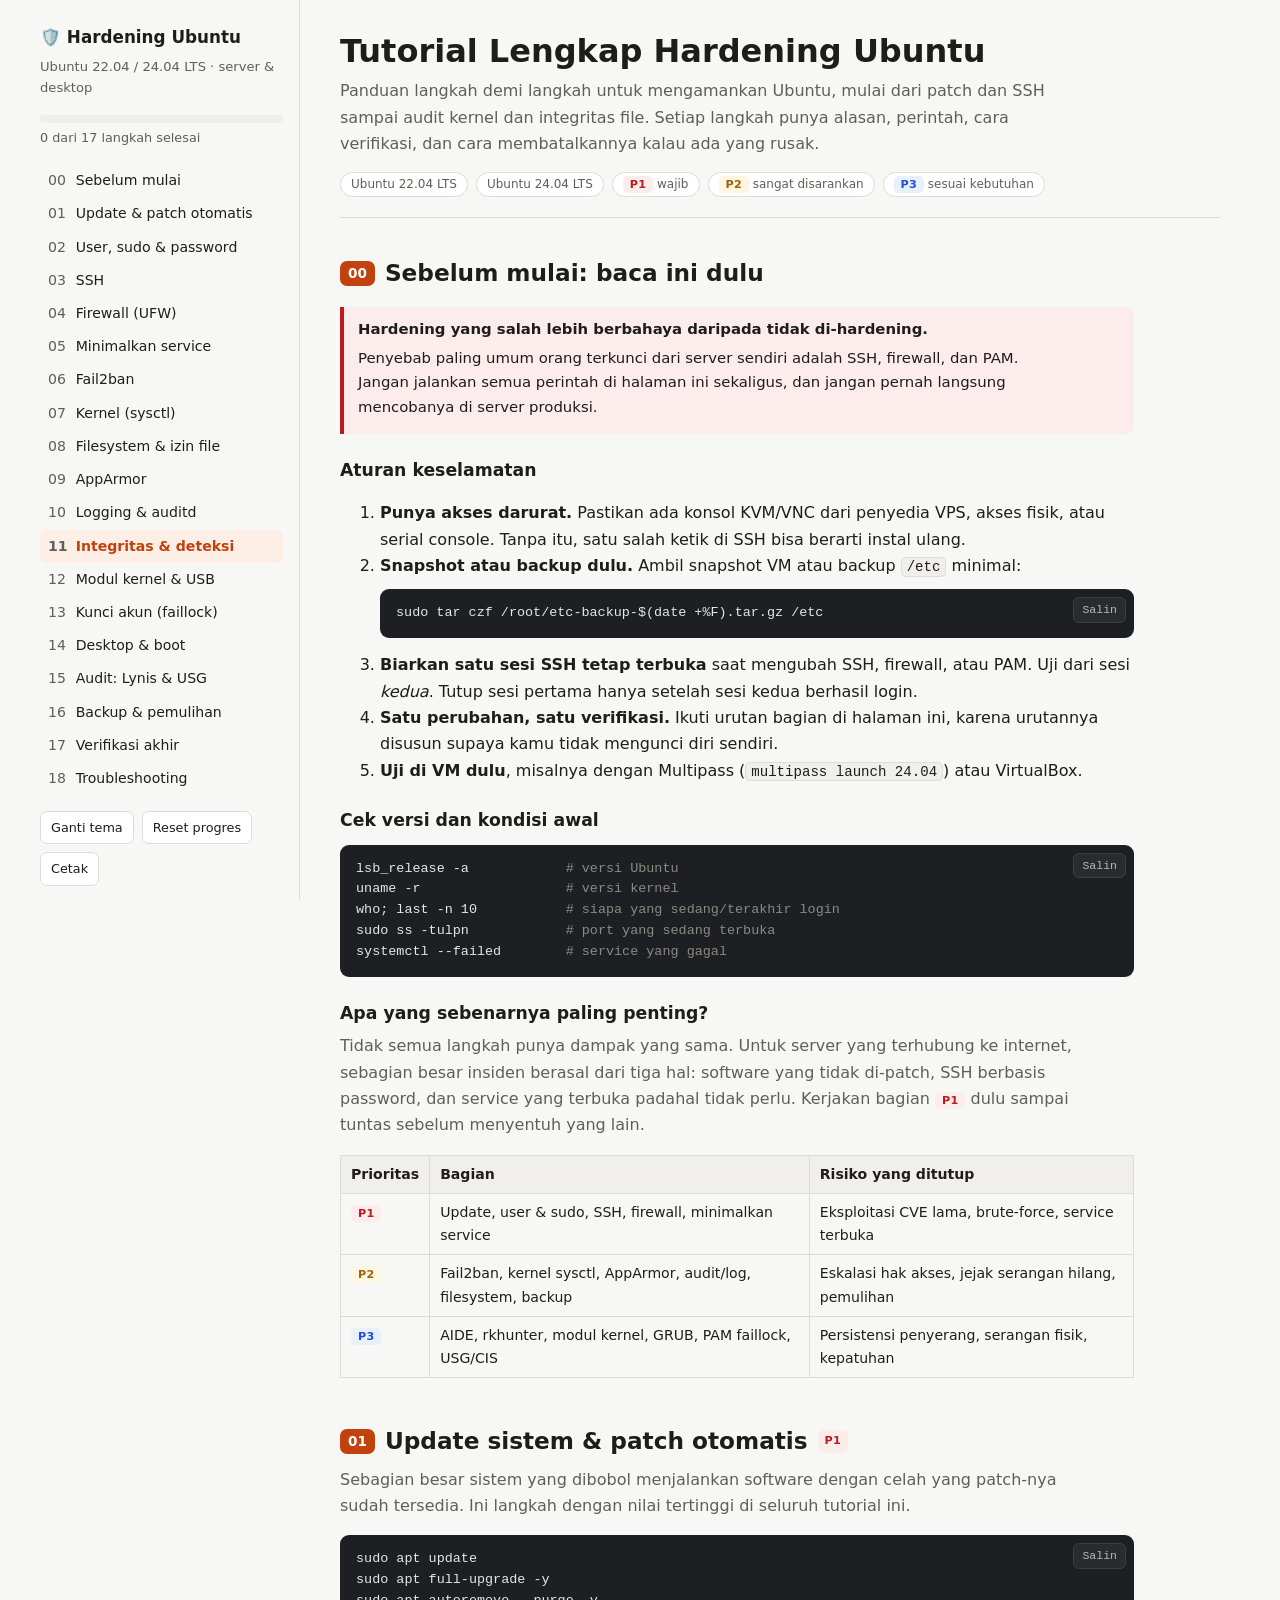
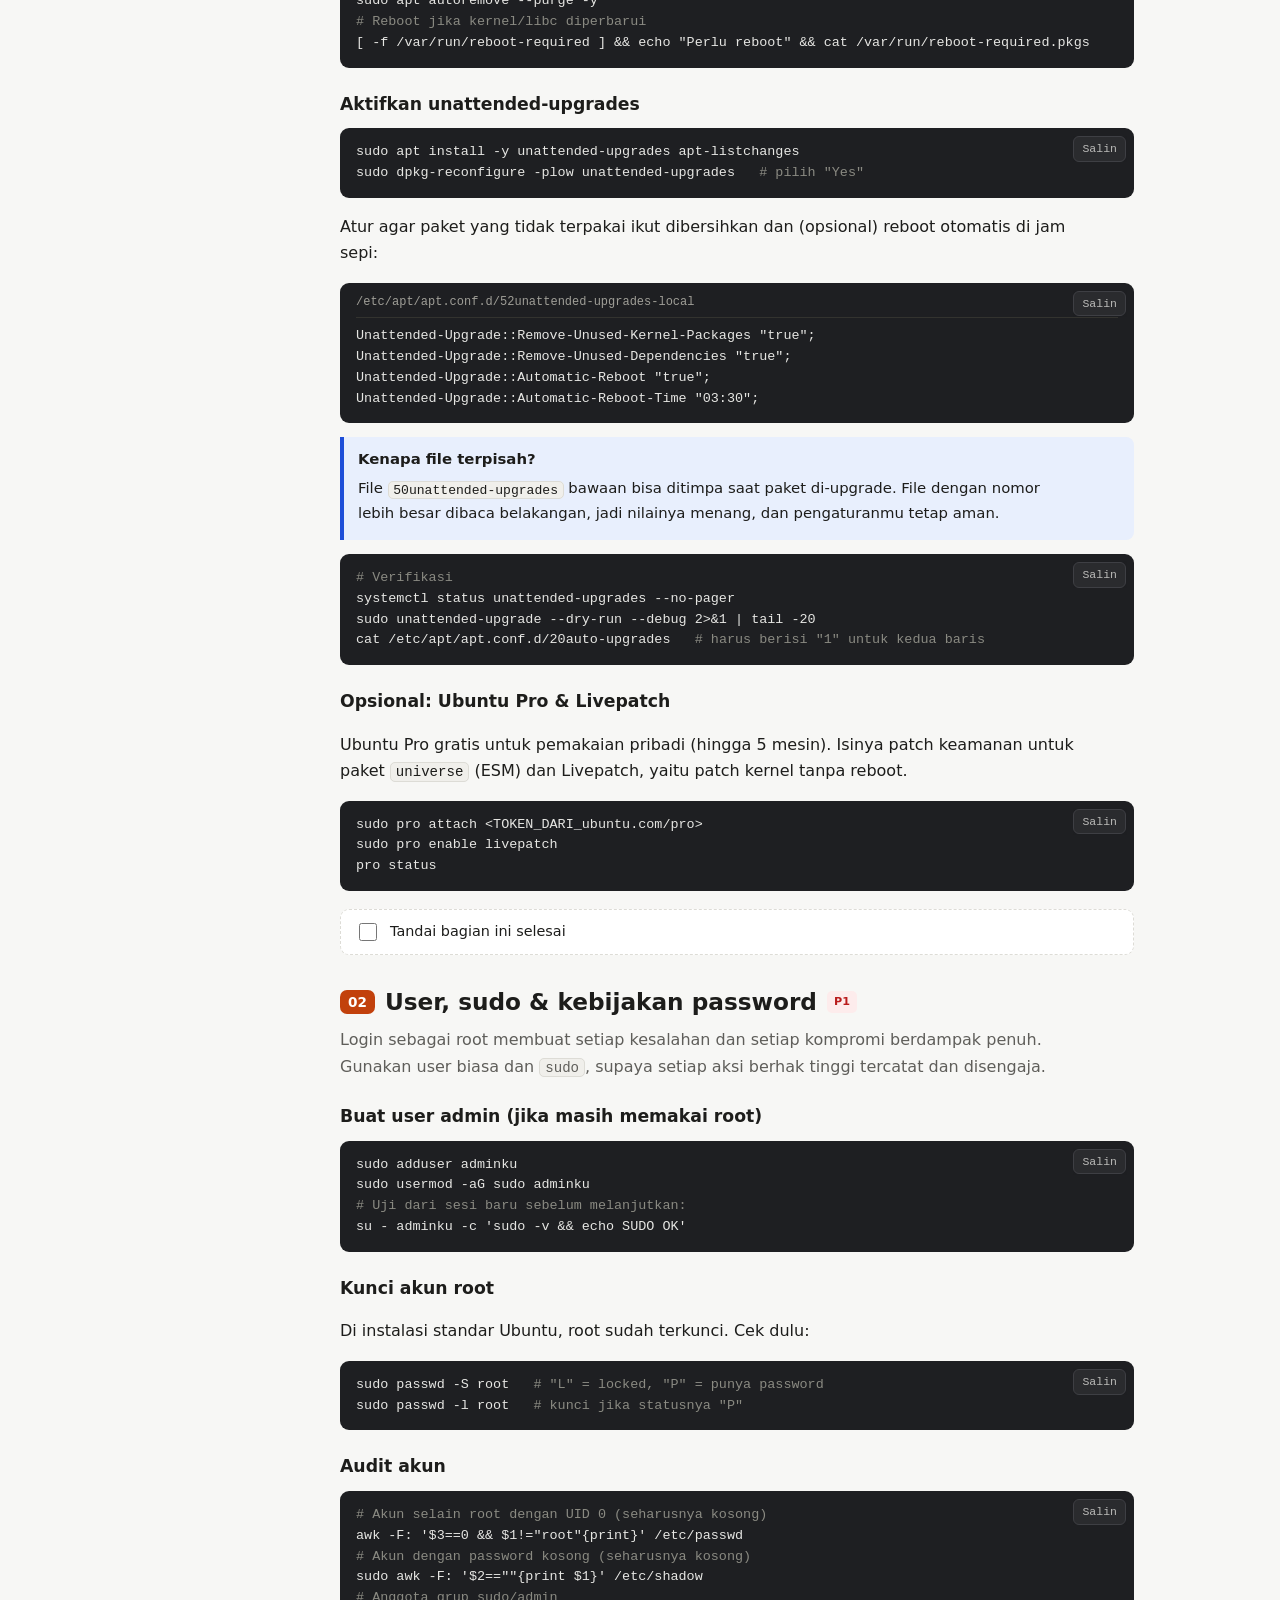
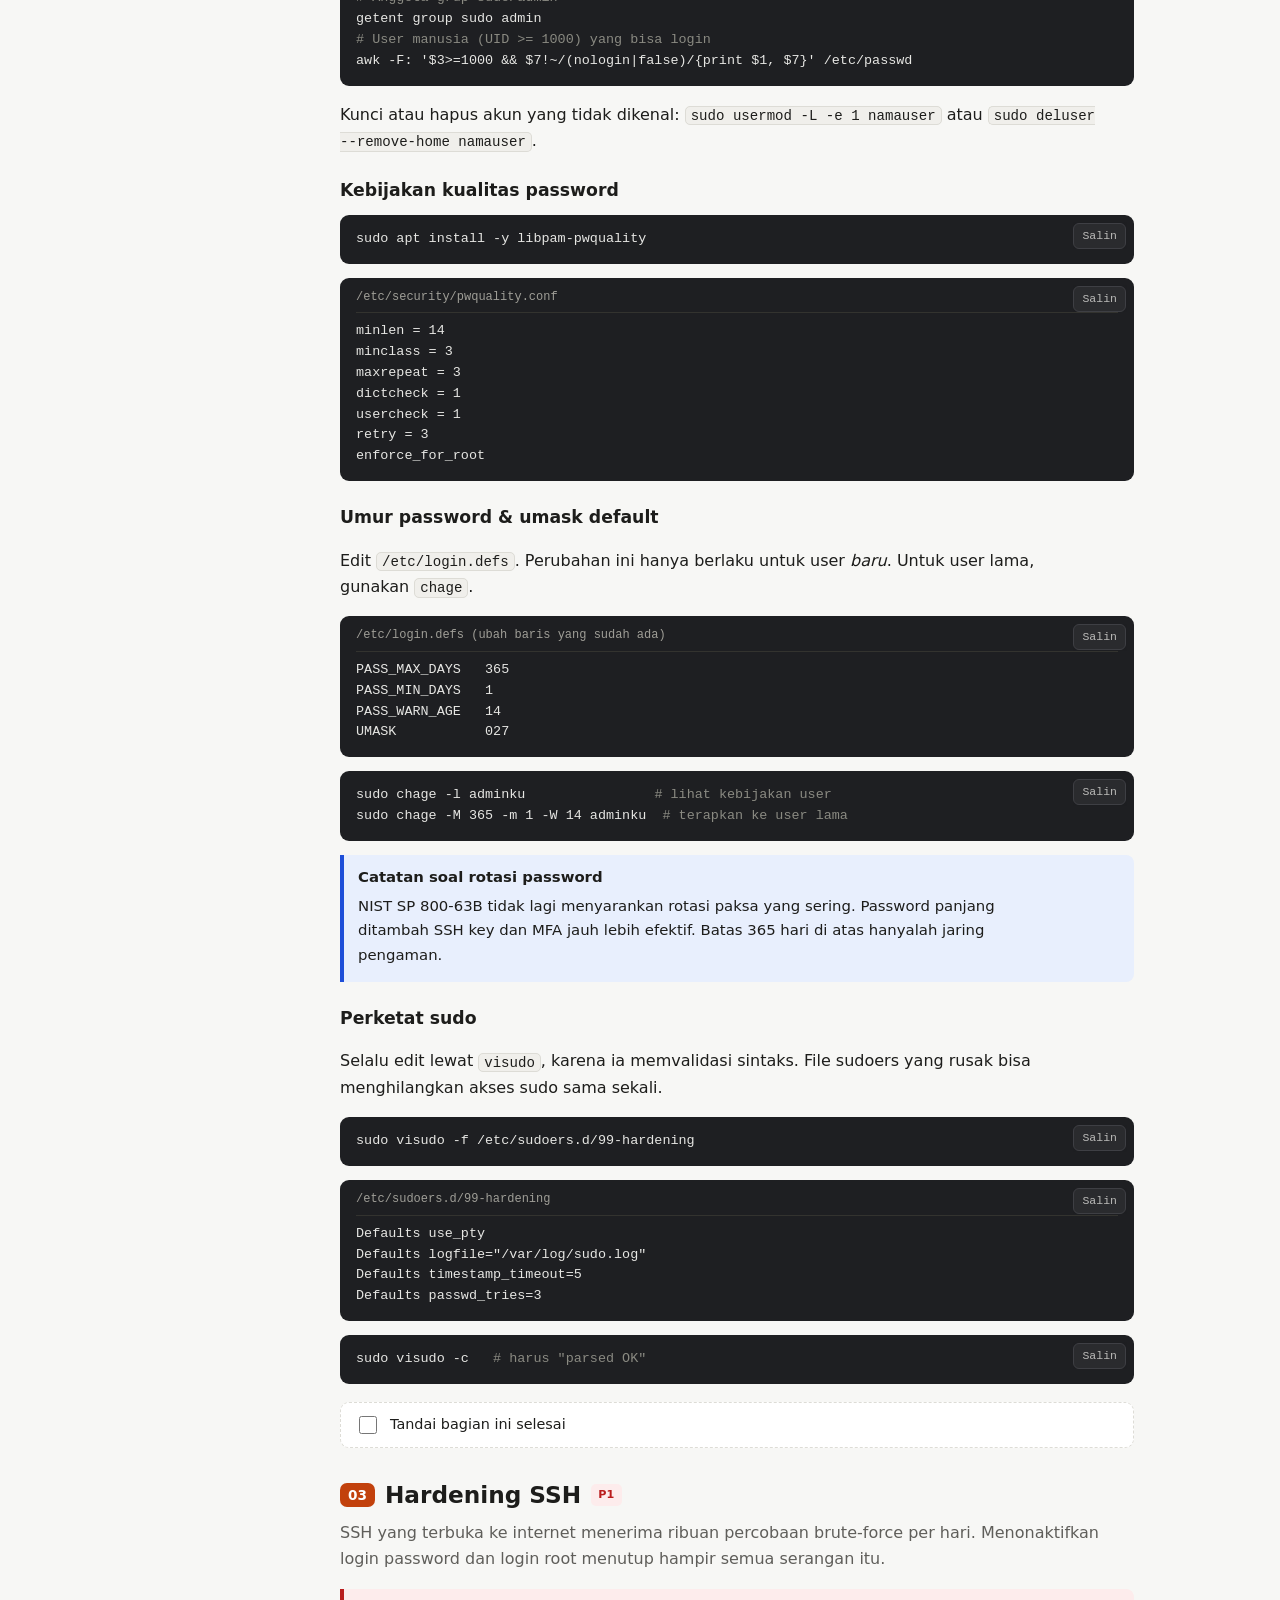
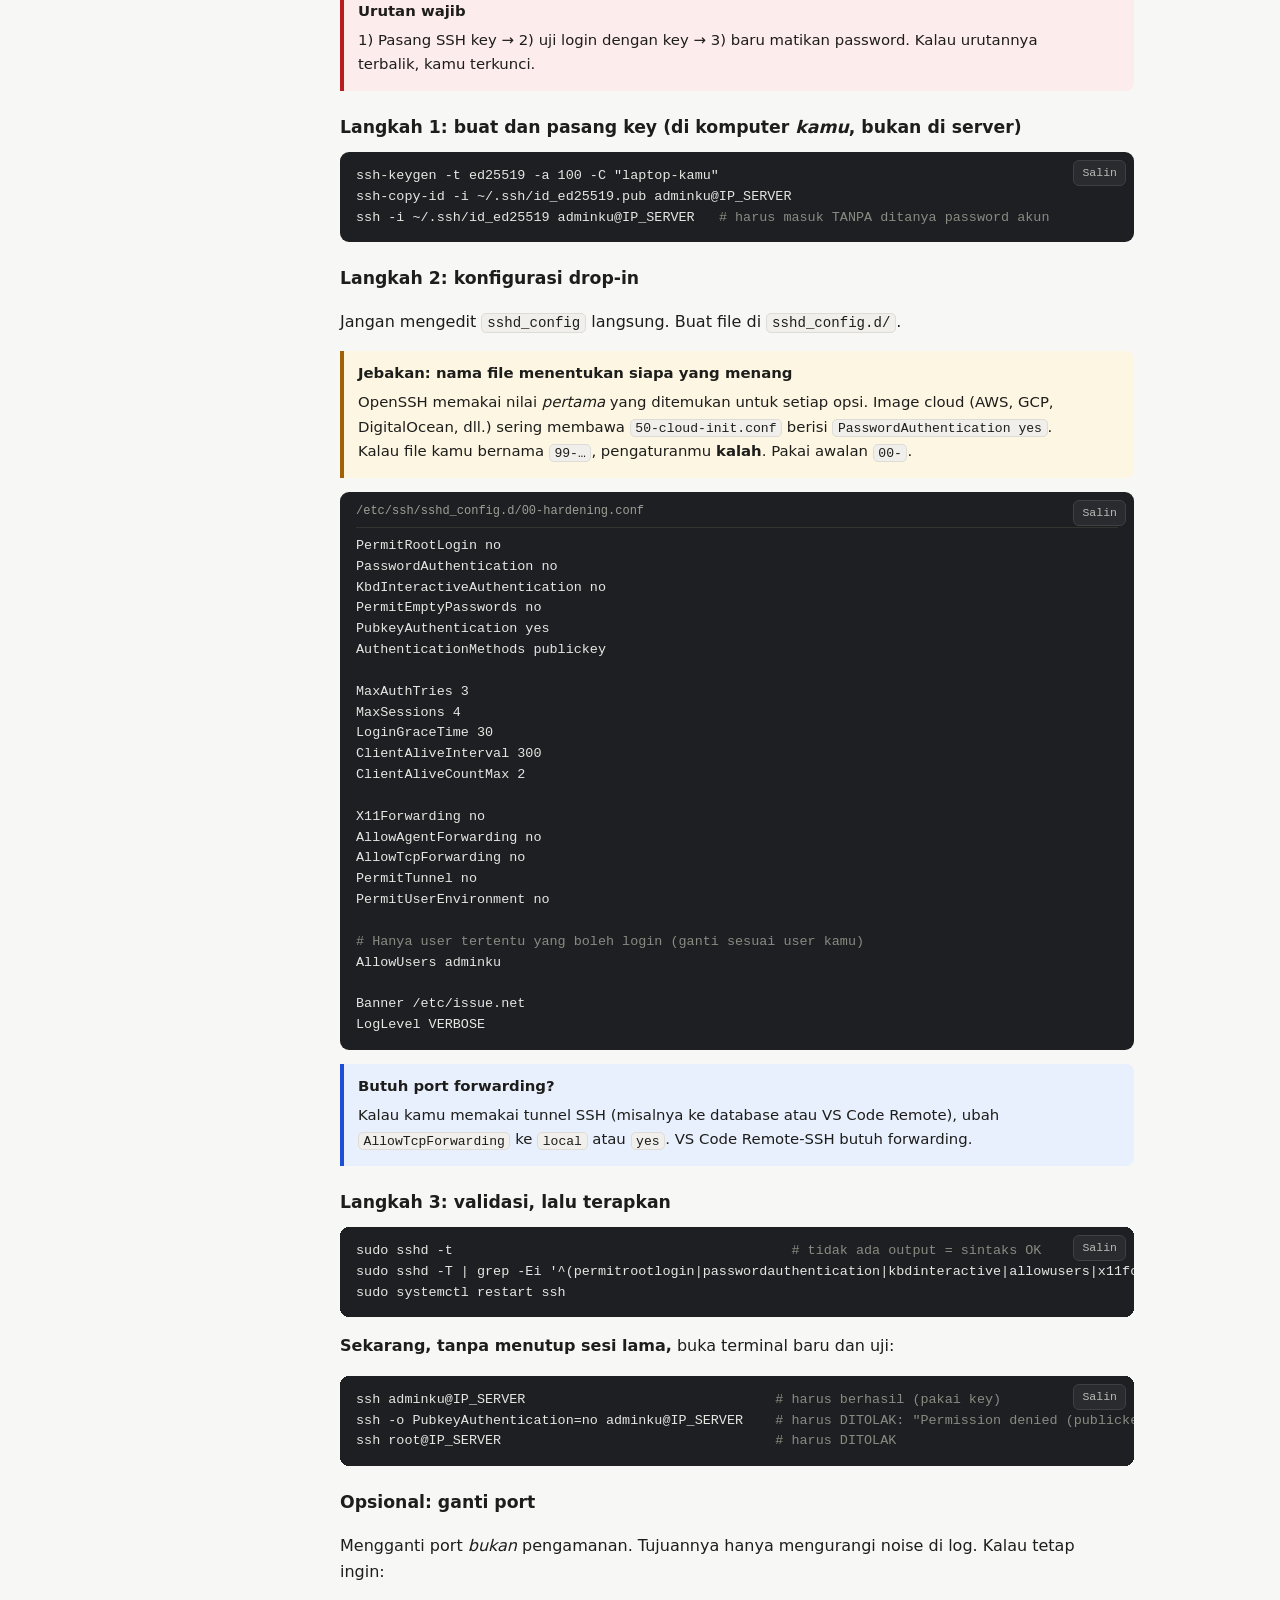
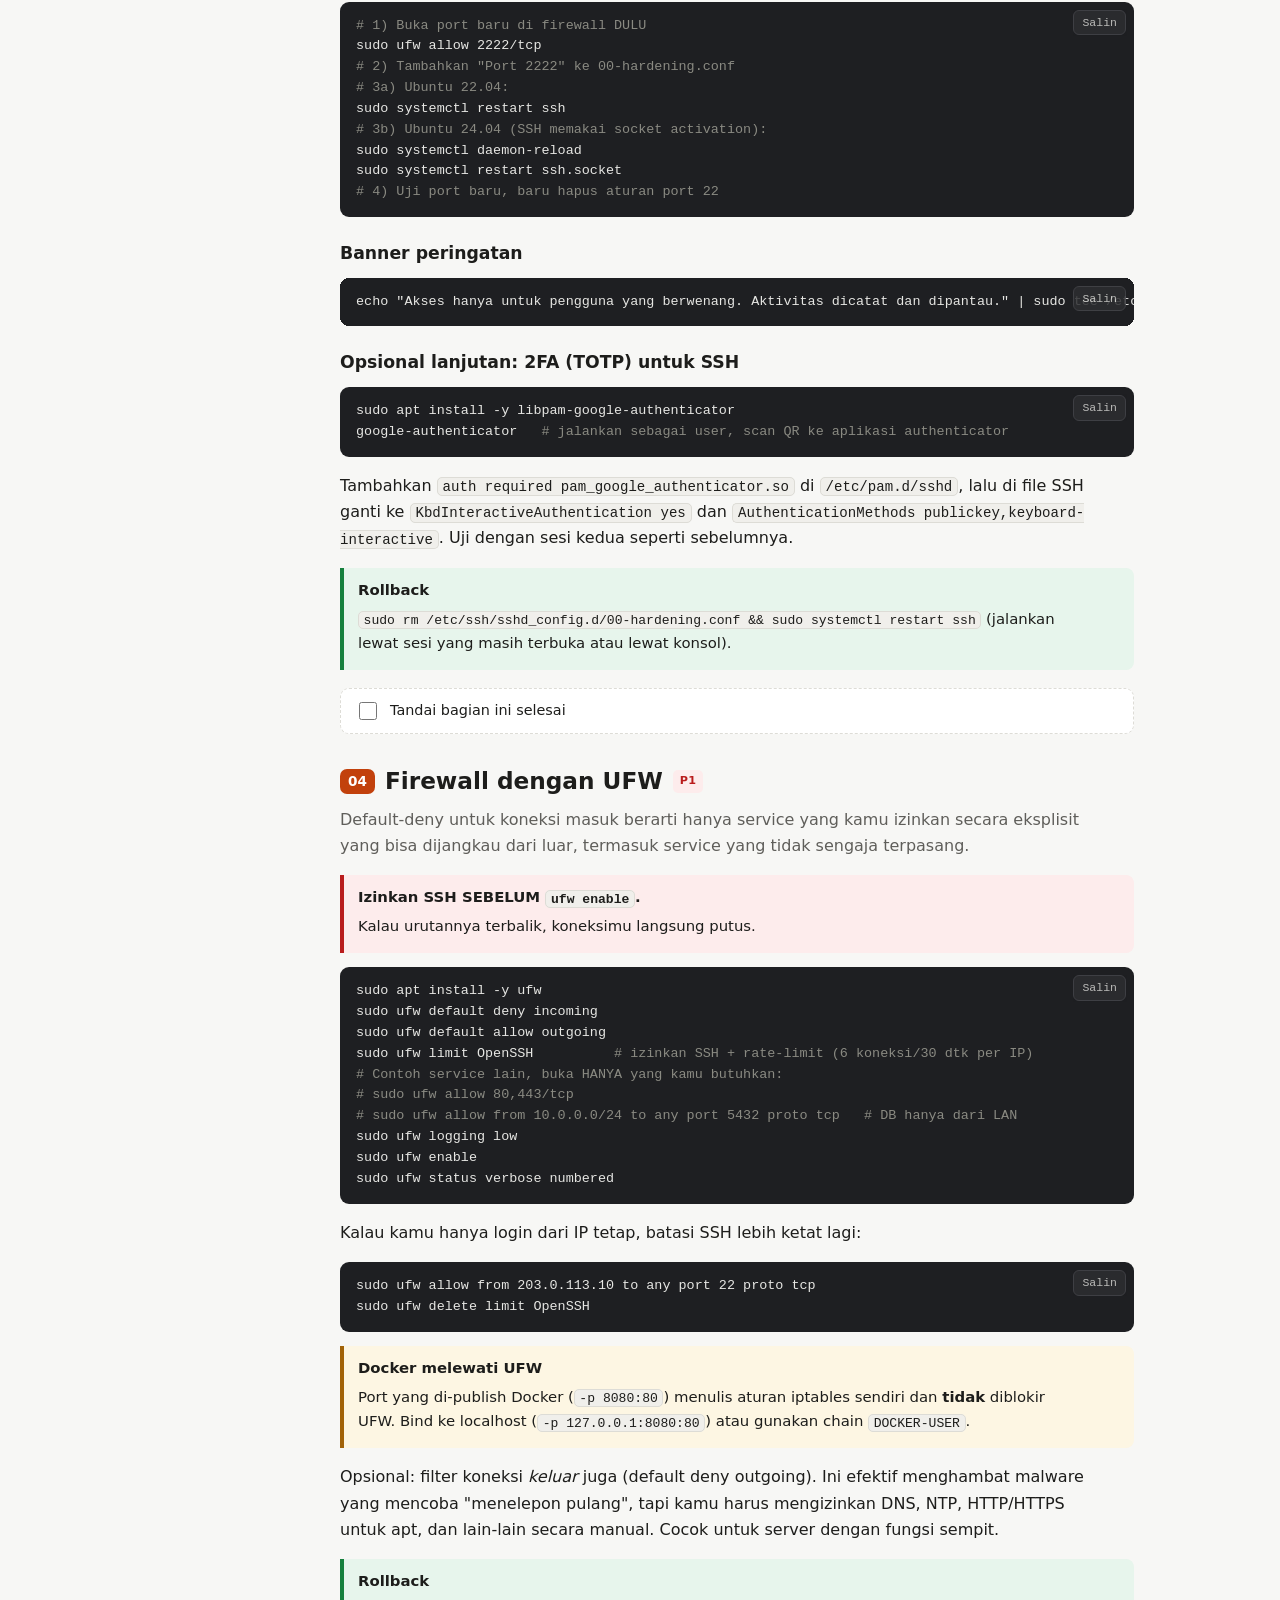
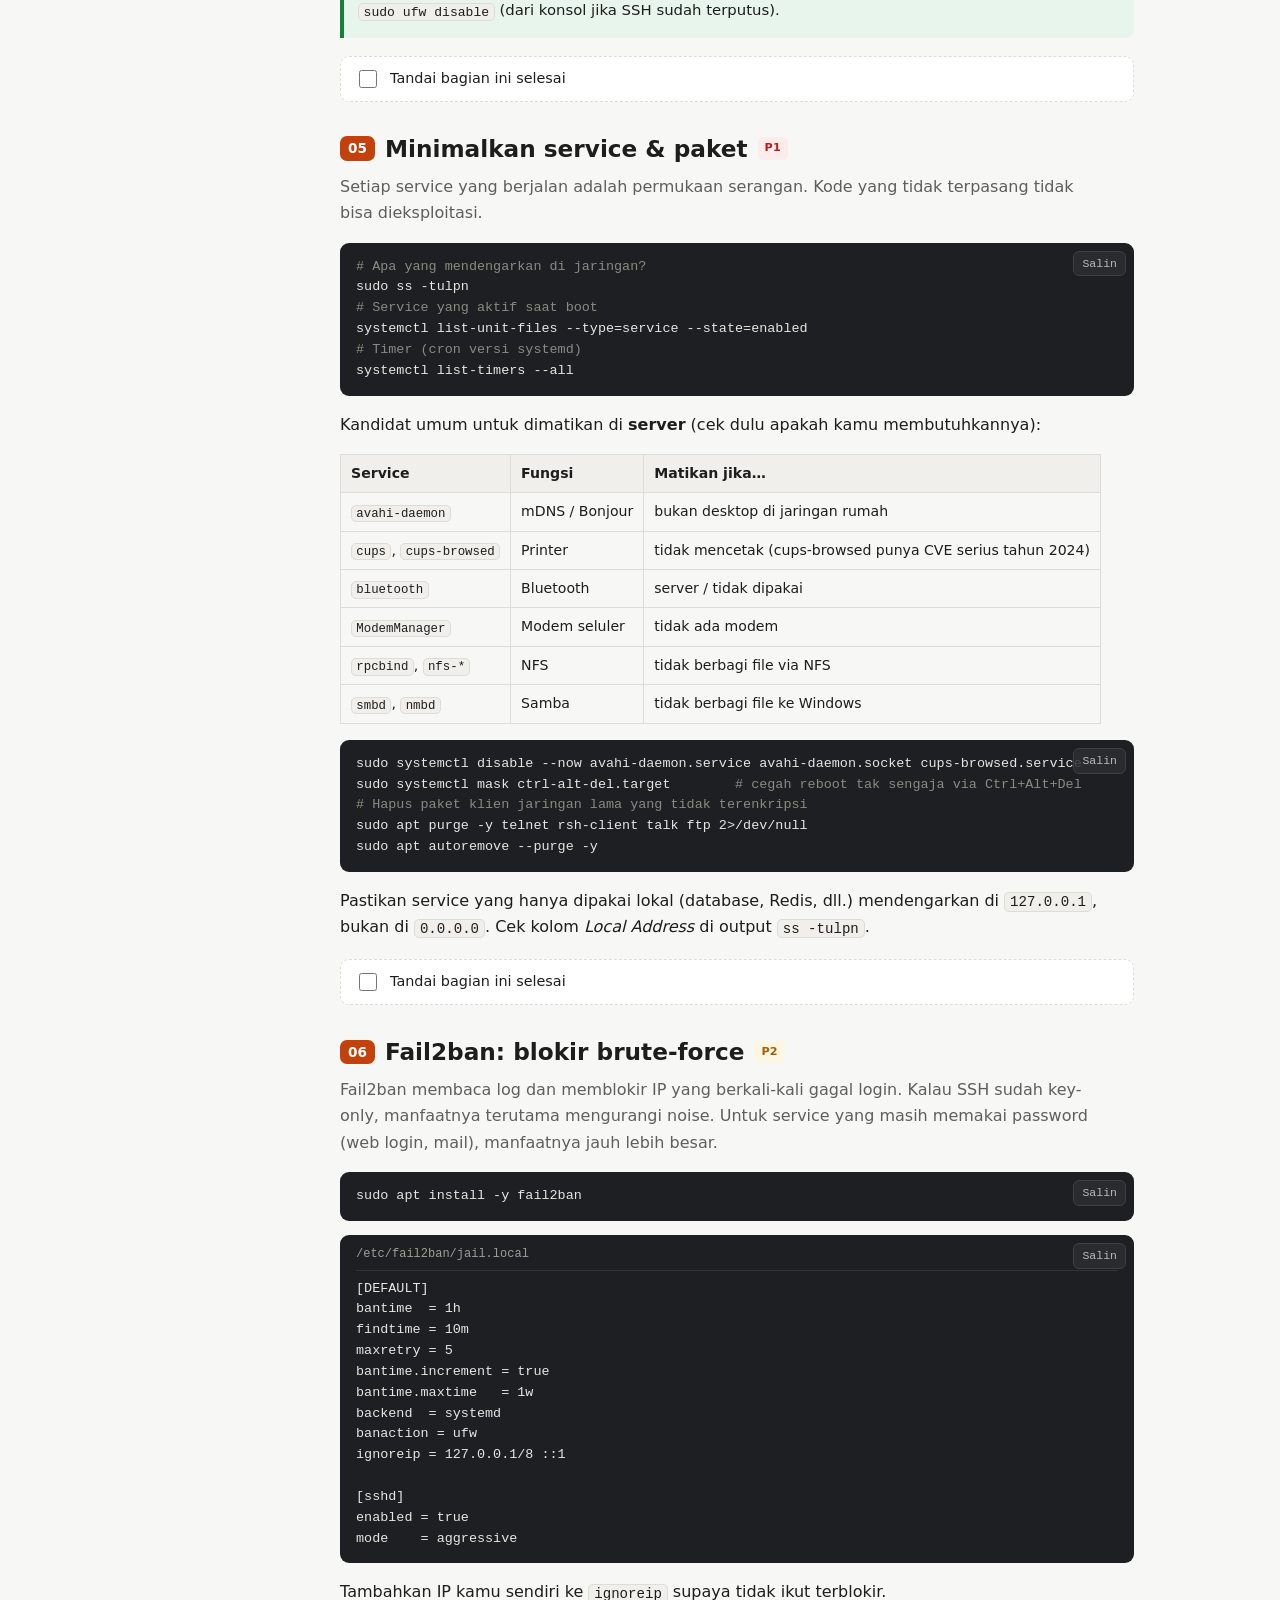
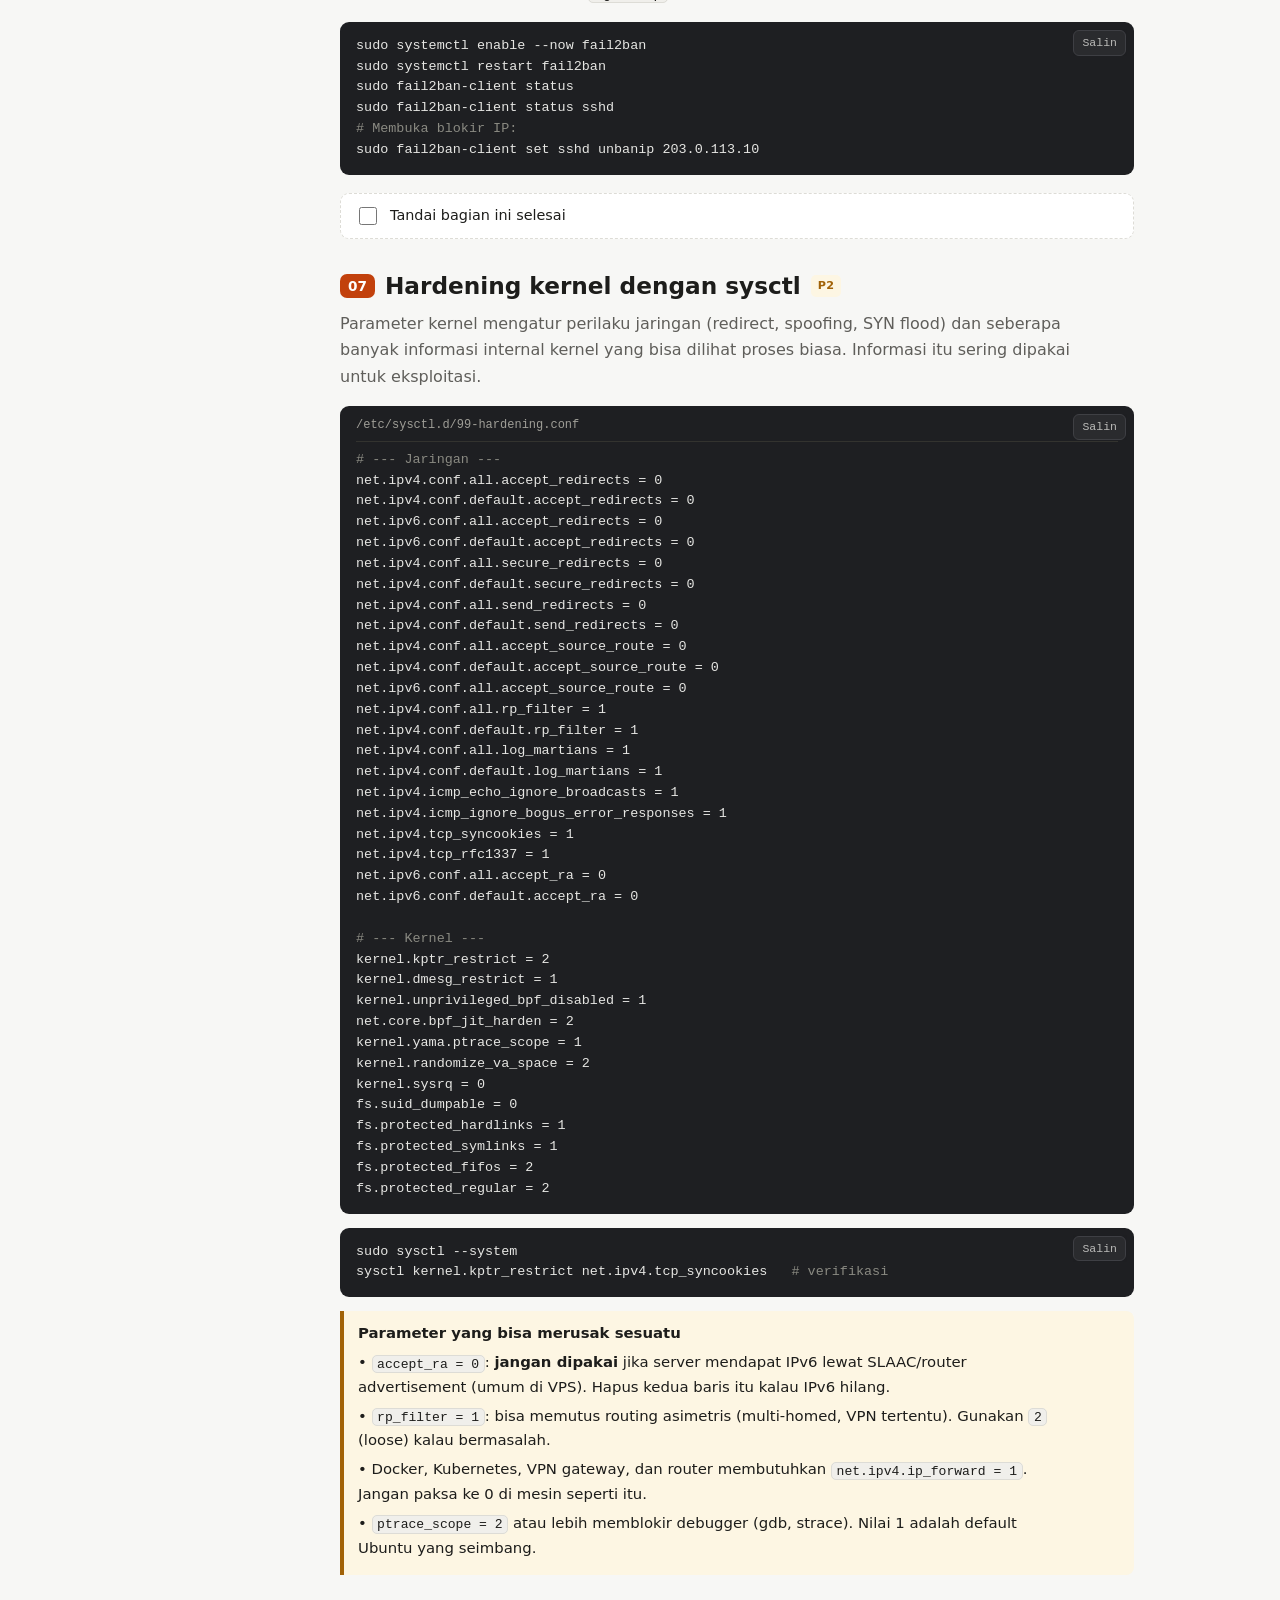
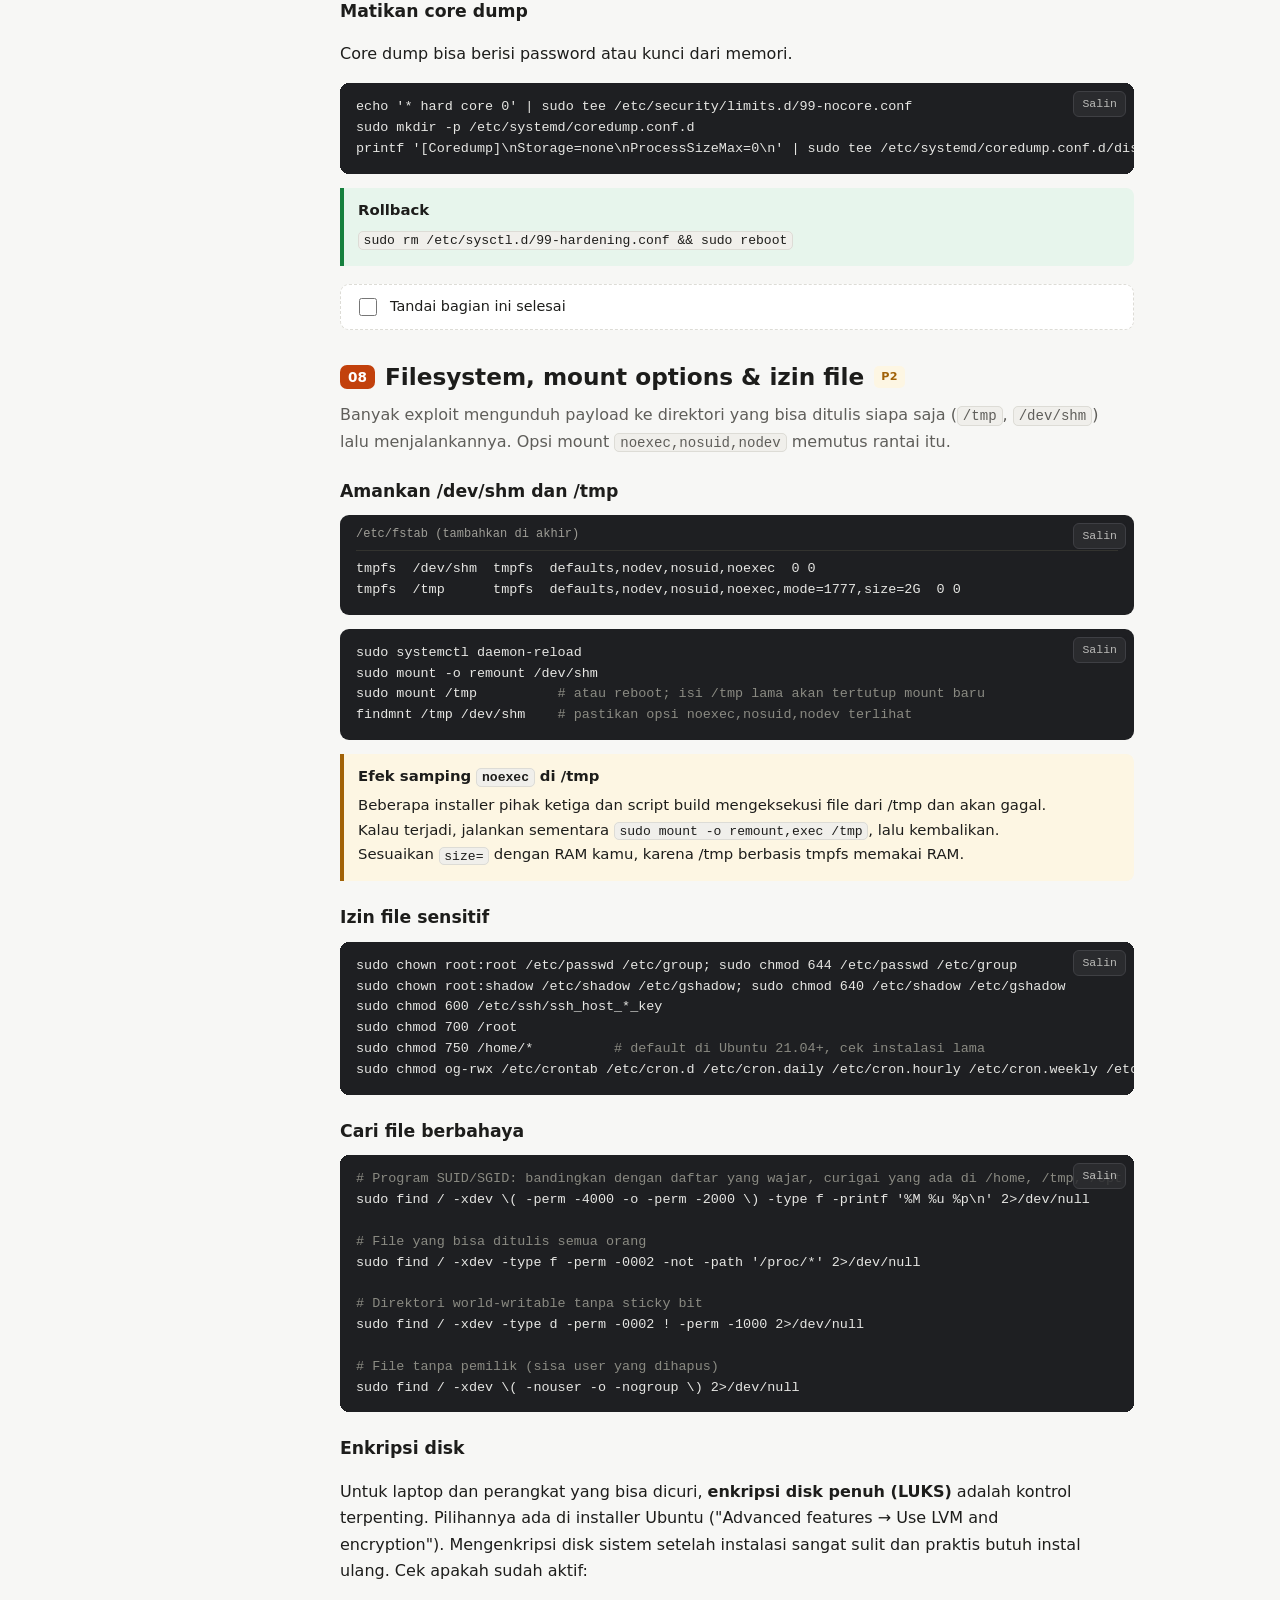
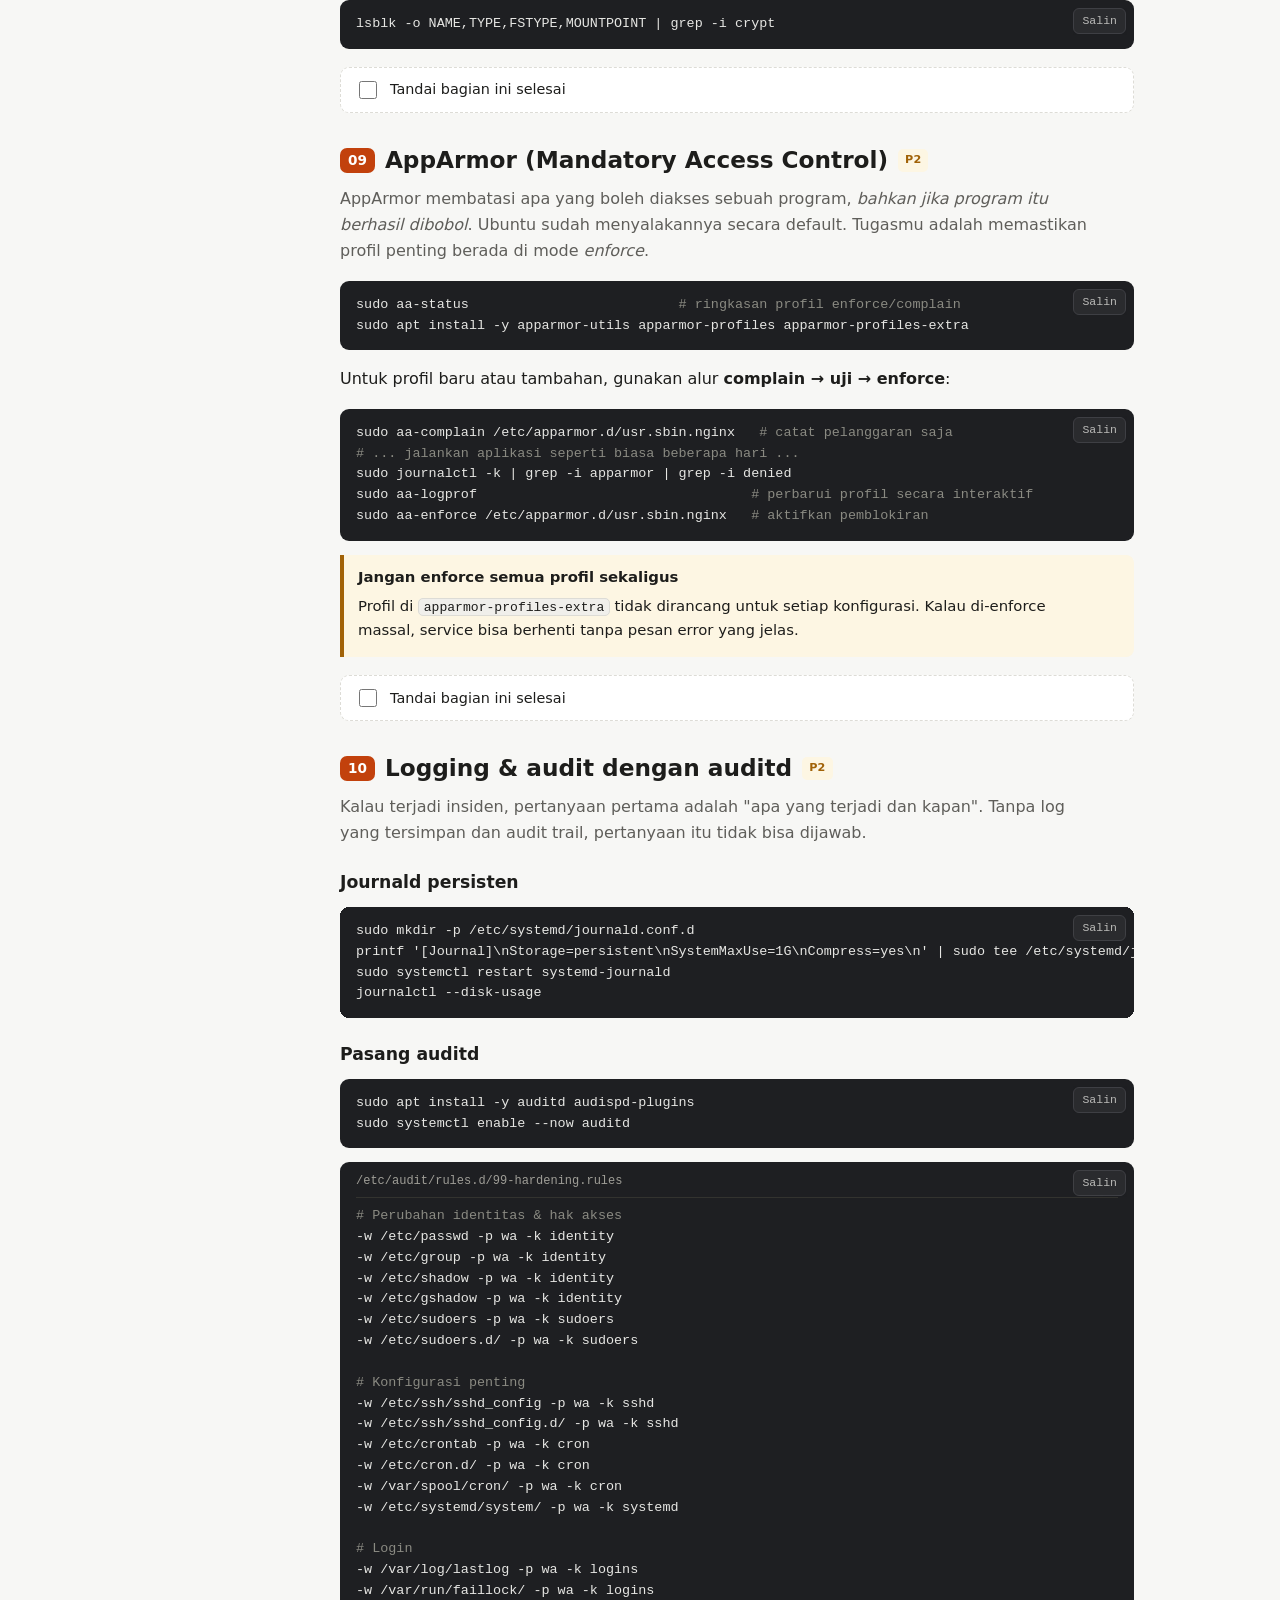
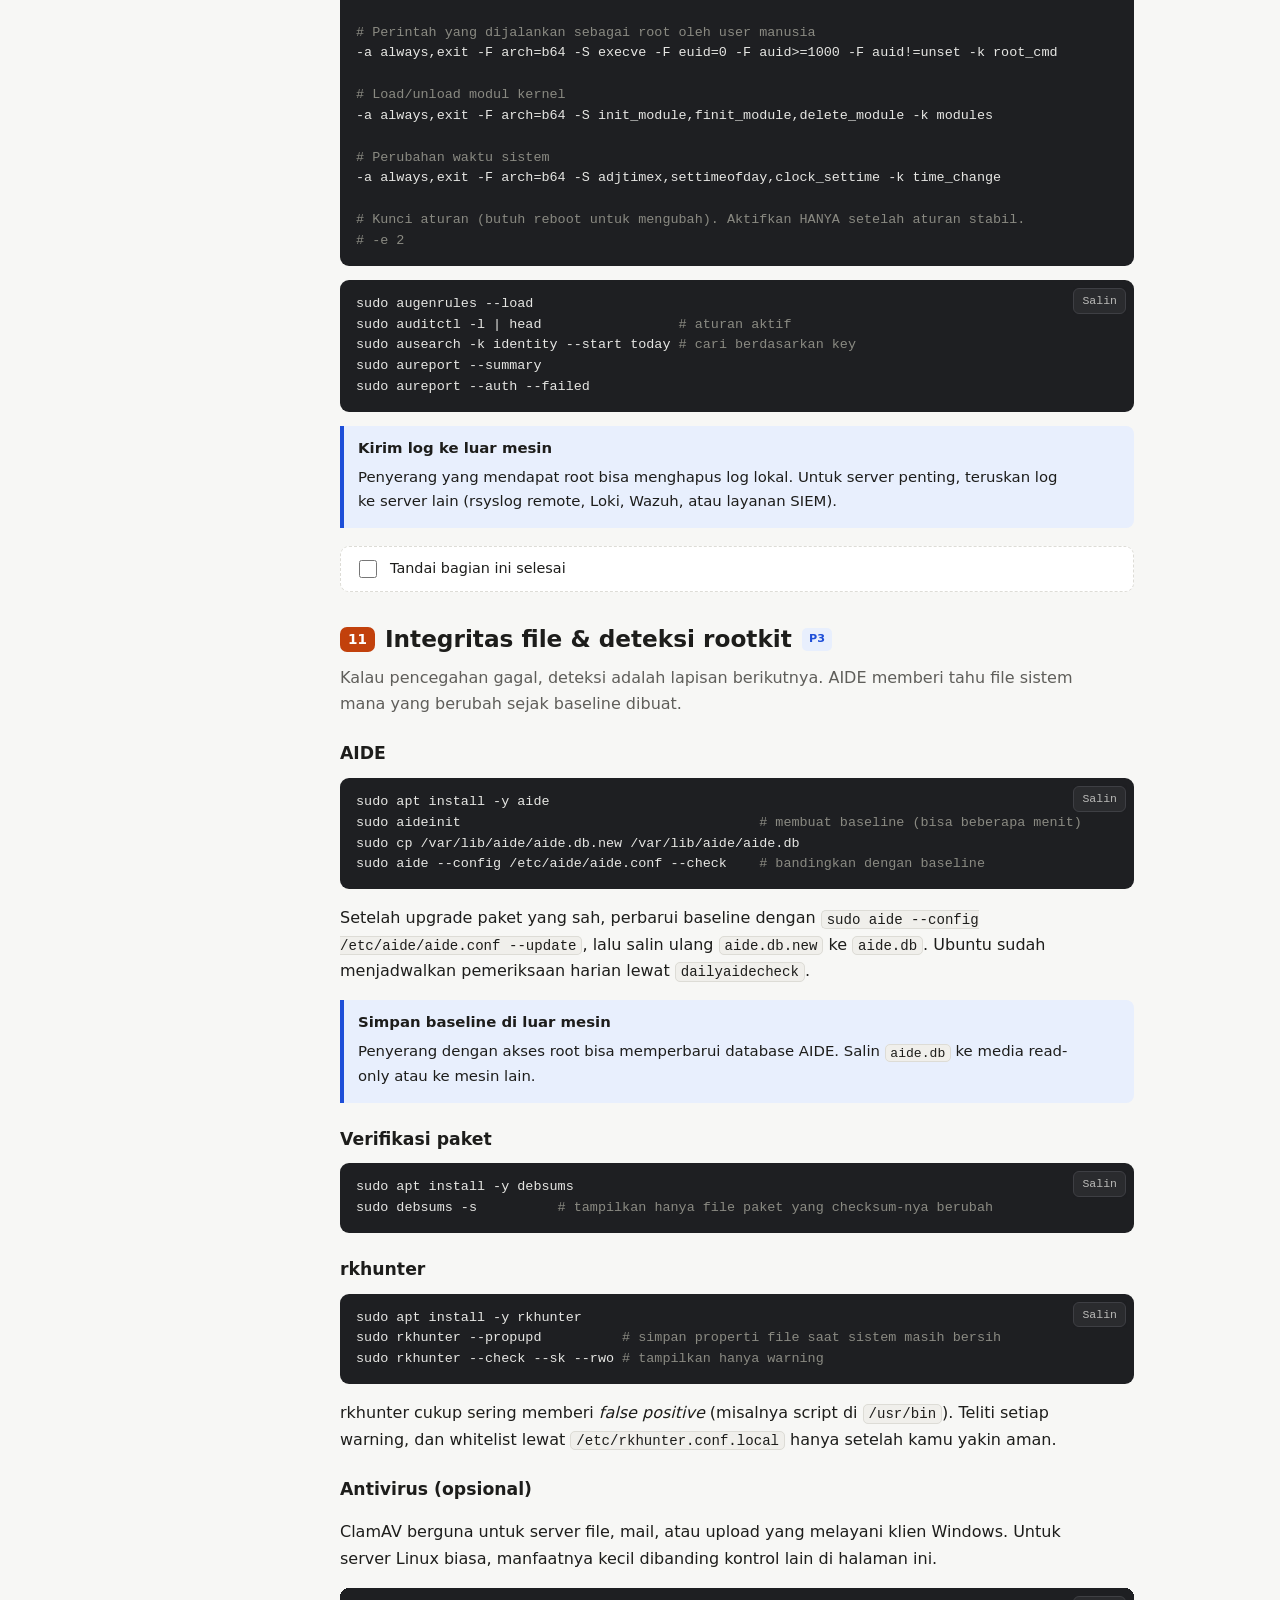
<file: tutorial/hardening-ubuntu.html>
<!doctype html>
<html lang="id">
<head>
<meta charset="utf-8">
<meta name="viewport" content="width=device-width, initial-scale=1">
<title>Hardening Ubuntu Lengkap</title>
<meta name="description" content="Tutorial lengkap hardening Ubuntu 22.04/24.04 LTS: update, SSH, firewall, fail2ban, kernel, AppArmor, audit, integritas file, dan verifikasi.">
<style>
:root{
  --bg:#f7f7f5; --surface:#ffffff; --surface-2:#f0efeb; --text:#1d1d1b; --muted:#5f5e5a;
  --border:#dddcd6; --accent:#c2410c; --accent-soft:#fdeee6; --code-bg:#1e1f22; --code-text:#e6e6e3;
  --ok:#15803d; --ok-soft:#e7f5ec; --warn:#a16207; --warn-soft:#fdf6e3; --danger:#b91c1c; --danger-soft:#fdecec;
  --info:#1d4ed8; --info-soft:#e8effd;
}
@media (prefers-color-scheme: dark){
  :root:not([data-theme="light"]){
    --bg:#141412; --surface:#1c1c1a; --surface-2:#252523; --text:#ecebe6; --muted:#a8a7a0;
    --border:#34342f; --accent:#fb923c; --accent-soft:#3a2416; --code-bg:#0d0d0c; --code-text:#e6e6e3;
    --ok:#4ade80; --ok-soft:#15291d; --warn:#facc15; --warn-soft:#2e2812; --danger:#f87171; --danger-soft:#331818;
    --info:#93b4ff; --info-soft:#18223a;
  }
}
:root[data-theme="dark"]{
  --bg:#141412; --surface:#1c1c1a; --surface-2:#252523; --text:#ecebe6; --muted:#a8a7a0;
  --border:#34342f; --accent:#fb923c; --accent-soft:#3a2416; --code-bg:#0d0d0c; --code-text:#e6e6e3;
  --ok:#4ade80; --ok-soft:#15291d; --warn:#facc15; --warn-soft:#2e2812; --danger:#f87171; --danger-soft:#331818;
  --info:#93b4ff; --info-soft:#18223a;
}
*{box-sizing:border-box}
html{scroll-behavior:smooth;scroll-padding-top:16px}
body{margin:0;background:var(--bg);color:var(--text);font:16px/1.65 system-ui,-apple-system,"Segoe UI",Roboto,Ubuntu,sans-serif;-webkit-font-smoothing:antialiased}
a{color:var(--accent)}
code,pre,kbd{font-family:ui-monospace,"JetBrains Mono","Ubuntu Mono",Menlo,Consolas,monospace}
:not(pre)>code{background:var(--surface-2);border:1px solid var(--border);border-radius:5px;padding:.05em .35em;font-size:.88em;overflow-wrap:anywhere}
.layout{display:grid;grid-template-columns:280px minmax(0,1fr);max-width:1240px;margin:0 auto}
aside{position:sticky;top:0;height:100vh;overflow-y:auto;padding:24px 16px 24px 20px;border-right:1px solid var(--border)}
aside .brand{font-weight:800;font-size:1.05rem;margin:0 0 4px}
aside .sub{color:var(--muted);font-size:.82rem;margin:0 0 16px}
.progress{background:var(--surface-2);border-radius:99px;height:8px;overflow:hidden;margin:6px 0 4px}
.progress>span{display:block;height:100%;background:var(--ok);width:0;transition:width .3s}
.progress-label{font-size:.8rem;color:var(--muted)}
nav.toc ol{list-style:none;margin:16px 0 0;padding:0;counter-reset:t}
nav.toc li{margin:0}
nav.toc a{display:flex;gap:8px;align-items:baseline;padding:5px 8px;border-radius:6px;color:var(--text);text-decoration:none;font-size:.88rem}
nav.toc a:hover{background:var(--surface-2)}
nav.toc a.active{background:var(--accent-soft);color:var(--accent);font-weight:600}
nav.toc a .n{color:var(--muted);font-variant-numeric:tabular-nums;min-width:1.4em}
nav.toc a.done .n::after{content:" ✓";color:var(--ok)}
.tools{display:flex;gap:8px;margin-top:16px;flex-wrap:wrap}
button{font:inherit;cursor:pointer}
.btn{background:var(--surface);border:1px solid var(--border);color:var(--text);border-radius:7px;padding:5px 10px;font-size:.8rem}
.btn:hover{border-color:var(--accent)}
main{padding:32px 40px 80px;min-width:0}
header.hero{border-bottom:1px solid var(--border);padding-bottom:20px;margin-bottom:8px}
header.hero h1{font-size:2rem;line-height:1.2;margin:0 0 8px}
header.hero p{color:var(--muted);margin:0;max-width:70ch}
.meta{display:flex;flex-wrap:wrap;gap:8px;margin-top:14px}
.tag{font-size:.75rem;border:1px solid var(--border);background:var(--surface);border-radius:99px;padding:2px 10px;color:var(--muted)}
section{padding-top:28px;max-width:78ch}
section>h2{font-size:1.45rem;margin:0 0 6px;display:flex;align-items:center;gap:10px;flex-wrap:wrap}
section>h2 .num{background:var(--accent);color:#fff;border-radius:7px;font-size:.85rem;padding:1px 8px;font-variant-numeric:tabular-nums}
h3{font-size:1.08rem;margin:22px 0 6px}
p,li{max-width:75ch}
.why{color:var(--muted);margin-top:0}
pre{position:relative;background:var(--code-bg);color:var(--code-text);border-radius:9px;padding:14px 16px;overflow-x:auto;font-size:.84rem;line-height:1.55;margin:10px 0 14px}
pre .file{display:block;color:#9f9e97;font-size:.75rem;margin:-4px 0 8px;border-bottom:1px solid #33332f;padding-bottom:6px}
pre .c{color:#8a8a82}
.copy{position:absolute;top:8px;right:8px;background:#2d2e31;color:#d6d6d2;border:1px solid #45464a;border-radius:6px;font-size:.72rem;padding:3px 8px;opacity:.85}
.copy:hover{opacity:1}
.callout{border-left:4px solid;border-radius:0 8px 8px 0;padding:10px 14px;margin:14px 0;font-size:.93rem}
.callout p{margin:.3em 0}
.callout strong:first-child{display:block;margin-bottom:2px}
.danger{border-color:var(--danger);background:var(--danger-soft)}
.warn{border-color:var(--warn);background:var(--warn-soft)}
.info{border-color:var(--info);background:var(--info-soft)}
.ok{border-color:var(--ok);background:var(--ok-soft)}
table{border-collapse:collapse;width:100%;font-size:.88rem;margin:10px 0 16px;display:block;overflow-x:auto}
th,td{border:1px solid var(--border);padding:7px 10px;text-align:left;vertical-align:top}
th{background:var(--surface-2)}
.done-box{display:flex;align-items:center;gap:10px;margin-top:18px;padding:10px 14px;background:var(--surface);border:1px dashed var(--border);border-radius:9px;font-size:.9rem;cursor:pointer;user-select:none}
.done-box input{width:18px;height:18px;accent-color:var(--ok)}
.done-box.checked{border-style:solid;border-color:var(--ok);background:var(--ok-soft)}
.pri{font-size:.7rem;font-weight:700;border-radius:5px;padding:2px 7px;letter-spacing:.02em}
.p1{background:var(--danger-soft);color:var(--danger)}
.p2{background:var(--warn-soft);color:var(--warn)}
.p3{background:var(--info-soft);color:var(--info)}
.menu-toggle{display:none}
footer{margin-top:48px;padding-top:16px;border-top:1px solid var(--border);color:var(--muted);font-size:.85rem;max-width:78ch}
@media (max-width:900px){
  .layout{grid-template-columns:1fr}
  aside{position:fixed;inset:0 25% 0 0;max-width:320px;z-index:20;background:var(--bg);transform:translateX(-105%);transition:transform .25s;box-shadow:0 0 40px rgba(0,0,0,.25)}
  aside.open{transform:none}
  .menu-toggle{display:inline-flex;position:fixed;right:16px;bottom:16px;z-index:30;background:var(--accent);color:#fff;border:0;border-radius:99px;padding:10px 16px;font-weight:600;box-shadow:0 4px 14px rgba(0,0,0,.25)}
  main{padding:20px 16px 80px}
  header.hero h1{font-size:1.55rem}
}
@media print{
  aside,.menu-toggle,.copy,.tools{display:none!important}
  .layout{display:block}
  pre{white-space:pre-wrap;background:#f3f3f3;color:#111}
}
</style>
</head>
<body>
<div class="layout">
<aside id="sidebar">
  <p class="brand">🛡️ Hardening Ubuntu</p>
  <p class="sub">Ubuntu 22.04 / 24.04 LTS · server &amp; desktop</p>
  <div class="progress" aria-hidden="true"><span id="bar"></span></div>
  <div class="progress-label" id="plabel">0 dari 0 langkah selesai</div>
  <nav class="toc" id="toc"><ol></ol></nav>
  <div class="tools">
    <button class="btn" id="theme">Ganti tema</button>
    <button class="btn" id="reset">Reset progres</button>
    <button class="btn" onclick="window.print()">Cetak</button>
  </div>
</aside>

<main>
<header class="hero">
  <h1>Tutorial Lengkap Hardening Ubuntu</h1>
  <p>Panduan langkah demi langkah untuk mengamankan Ubuntu, mulai dari patch dan SSH sampai audit kernel dan integritas file. Setiap langkah punya alasan, perintah, cara verifikasi, dan cara membatalkannya kalau ada yang rusak.</p>
  <div class="meta">
    <span class="tag">Ubuntu 22.04 LTS</span><span class="tag">Ubuntu 24.04 LTS</span>
    <span class="tag"><span class="pri p1">P1</span> wajib</span>
    <span class="tag"><span class="pri p2">P2</span> sangat disarankan</span>
    <span class="tag"><span class="pri p3">P3</span> sesuai kebutuhan</span>
  </div>
</header>

<!-- 0 -->
<section id="s-mulai" data-title="Sebelum mulai">
  <h2><span class="num">00</span> Sebelum mulai: baca ini dulu</h2>
  <div class="callout danger">
    <strong>Hardening yang salah lebih berbahaya daripada tidak di-hardening.</strong>
    <p>Penyebab paling umum orang terkunci dari server sendiri adalah SSH, firewall, dan PAM. Jangan jalankan semua perintah di halaman ini sekaligus, dan jangan pernah langsung mencobanya di server produksi.</p>
  </div>
  <h3>Aturan keselamatan</h3>
  <ol>
    <li><strong>Punya akses darurat.</strong> Pastikan ada konsol KVM/VNC dari penyedia VPS, akses fisik, atau serial console. Tanpa itu, satu salah ketik di SSH bisa berarti instal ulang.</li>
    <li><strong>Snapshot atau backup dulu.</strong> Ambil snapshot VM atau backup <code>/etc</code> minimal:
<pre><code>sudo tar czf /root/etc-backup-$(date +%F).tar.gz /etc</code></pre></li>
    <li><strong>Biarkan satu sesi SSH tetap terbuka</strong> saat mengubah SSH, firewall, atau PAM. Uji dari sesi <em>kedua</em>. Tutup sesi pertama hanya setelah sesi kedua berhasil login.</li>
    <li><strong>Satu perubahan, satu verifikasi.</strong> Ikuti urutan bagian di halaman ini, karena urutannya disusun supaya kamu tidak mengunci diri sendiri.</li>
    <li><strong>Uji di VM dulu</strong>, misalnya dengan Multipass (<code>multipass launch 24.04</code>) atau VirtualBox.</li>
  </ol>
  <h3>Cek versi dan kondisi awal</h3>
<pre><code>lsb_release -a            <span class="c"># versi Ubuntu</span>
uname -r                  <span class="c"># versi kernel</span>
who; last -n 10           <span class="c"># siapa yang sedang/terakhir login</span>
sudo ss -tulpn            <span class="c"># port yang sedang terbuka</span>
systemctl --failed        <span class="c"># service yang gagal</span></code></pre>
  <h3>Apa yang sebenarnya paling penting?</h3>
  <p class="why">Tidak semua langkah punya dampak yang sama. Untuk server yang terhubung ke internet, sebagian besar insiden berasal dari tiga hal: software yang tidak di-patch, SSH berbasis password, dan service yang terbuka padahal tidak perlu. Kerjakan bagian <span class="pri p1">P1</span> dulu sampai tuntas sebelum menyentuh yang lain.</p>
  <table>
    <tr><th>Prioritas</th><th>Bagian</th><th>Risiko yang ditutup</th></tr>
    <tr><td><span class="pri p1">P1</span></td><td>Update, user &amp; sudo, SSH, firewall, minimalkan service</td><td>Eksploitasi CVE lama, brute-force, service terbuka</td></tr>
    <tr><td><span class="pri p2">P2</span></td><td>Fail2ban, kernel sysctl, AppArmor, audit/log, filesystem, backup</td><td>Eskalasi hak akses, jejak serangan hilang, pemulihan</td></tr>
    <tr><td><span class="pri p3">P3</span></td><td>AIDE, rkhunter, modul kernel, GRUB, PAM faillock, USG/CIS</td><td>Persistensi penyerang, serangan fisik, kepatuhan</td></tr>
  </table>
</section>

<!-- 1 -->
<section id="s-update" data-title="Update &amp; patch otomatis">
  <h2><span class="num">01</span> Update sistem &amp; patch otomatis <span class="pri p1">P1</span></h2>
  <p class="why">Sebagian besar sistem yang dibobol menjalankan software dengan celah yang patch-nya sudah tersedia. Ini langkah dengan nilai tertinggi di seluruh tutorial ini.</p>
<pre><code>sudo apt update
sudo apt full-upgrade -y
sudo apt autoremove --purge -y
<span class="c"># Reboot jika kernel/libc diperbarui</span>
[ -f /var/run/reboot-required ] &amp;&amp; echo "Perlu reboot" &amp;&amp; cat /var/run/reboot-required.pkgs</code></pre>
  <h3>Aktifkan unattended-upgrades</h3>
<pre><code>sudo apt install -y unattended-upgrades apt-listchanges
sudo dpkg-reconfigure -plow unattended-upgrades   <span class="c"># pilih "Yes"</span></code></pre>
  <p>Atur agar paket yang tidak terpakai ikut dibersihkan dan (opsional) reboot otomatis di jam sepi:</p>
<pre><code><span class="file">/etc/apt/apt.conf.d/52unattended-upgrades-local</span>Unattended-Upgrade::Remove-Unused-Kernel-Packages "true";
Unattended-Upgrade::Remove-Unused-Dependencies "true";
Unattended-Upgrade::Automatic-Reboot "true";
Unattended-Upgrade::Automatic-Reboot-Time "03:30";</code></pre>
  <div class="callout info"><strong>Kenapa file terpisah?</strong><p>File <code>50unattended-upgrades</code> bawaan bisa ditimpa saat paket di-upgrade. File dengan nomor lebih besar dibaca belakangan, jadi nilainya menang, dan pengaturanmu tetap aman.</p></div>
<pre><code><span class="c"># Verifikasi</span>
systemctl status unattended-upgrades --no-pager
sudo unattended-upgrade --dry-run --debug 2&gt;&amp;1 | tail -20
cat /etc/apt/apt.conf.d/20auto-upgrades   <span class="c"># harus berisi "1" untuk kedua baris</span></code></pre>
  <h3>Opsional: Ubuntu Pro &amp; Livepatch</h3>
  <p>Ubuntu Pro gratis untuk pemakaian pribadi (hingga 5 mesin). Isinya patch keamanan untuk paket <code>universe</code> (ESM) dan Livepatch, yaitu patch kernel tanpa reboot.</p>
<pre><code>sudo pro attach &lt;TOKEN_DARI_ubuntu.com/pro&gt;
sudo pro enable livepatch
pro status</code></pre>
  <label class="done-box"><input type="checkbox"> Tandai bagian ini selesai</label>
</section>

<!-- 2 -->
<section id="s-user" data-title="User, sudo &amp; password">
  <h2><span class="num">02</span> User, sudo &amp; kebijakan password <span class="pri p1">P1</span></h2>
  <p class="why">Login sebagai root membuat setiap kesalahan dan setiap kompromi berdampak penuh. Gunakan user biasa dan <code>sudo</code>, supaya setiap aksi berhak tinggi tercatat dan disengaja.</p>
  <h3>Buat user admin (jika masih memakai root)</h3>
<pre><code>sudo adduser adminku
sudo usermod -aG sudo adminku
<span class="c"># Uji dari sesi baru sebelum melanjutkan:</span>
su - adminku -c 'sudo -v &amp;&amp; echo SUDO OK'</code></pre>
  <h3>Kunci akun root</h3>
  <p>Di instalasi standar Ubuntu, root sudah terkunci. Cek dulu:</p>
<pre><code>sudo passwd -S root   <span class="c"># "L" = locked, "P" = punya password</span>
sudo passwd -l root   <span class="c"># kunci jika statusnya "P"</span></code></pre>
  <h3>Audit akun</h3>
<pre><code><span class="c"># Akun selain root dengan UID 0 (seharusnya kosong)</span>
awk -F: '$3==0 &amp;&amp; $1!="root"{print}' /etc/passwd
<span class="c"># Akun dengan password kosong (seharusnya kosong)</span>
sudo awk -F: '$2==""{print $1}' /etc/shadow
<span class="c"># Anggota grup sudo/admin</span>
getent group sudo admin
<span class="c"># User manusia (UID &gt;= 1000) yang bisa login</span>
awk -F: '$3&gt;=1000 &amp;&amp; $7!~/(nologin|false)/{print $1, $7}' /etc/passwd</code></pre>
  <p>Kunci atau hapus akun yang tidak dikenal: <code>sudo usermod -L -e 1 namauser</code> atau <code>sudo deluser --remove-home namauser</code>.</p>
  <h3>Kebijakan kualitas password</h3>
<pre><code>sudo apt install -y libpam-pwquality</code></pre>
<pre><code><span class="file">/etc/security/pwquality.conf</span>minlen = 14
minclass = 3
maxrepeat = 3
dictcheck = 1
usercheck = 1
retry = 3
enforce_for_root</code></pre>
  <h3>Umur password &amp; umask default</h3>
  <p>Edit <code>/etc/login.defs</code>. Perubahan ini hanya berlaku untuk user <em>baru</em>. Untuk user lama, gunakan <code>chage</code>.</p>
<pre><code><span class="file">/etc/login.defs (ubah baris yang sudah ada)</span>PASS_MAX_DAYS   365
PASS_MIN_DAYS   1
PASS_WARN_AGE   14
UMASK           027</code></pre>
<pre><code>sudo chage -l adminku                <span class="c"># lihat kebijakan user</span>
sudo chage -M 365 -m 1 -W 14 adminku  <span class="c"># terapkan ke user lama</span></code></pre>
  <div class="callout info"><strong>Catatan soal rotasi password</strong><p>NIST SP 800-63B tidak lagi menyarankan rotasi paksa yang sering. Password panjang ditambah SSH key dan MFA jauh lebih efektif. Batas 365 hari di atas hanyalah jaring pengaman.</p></div>
  <h3>Perketat sudo</h3>
  <p>Selalu edit lewat <code>visudo</code>, karena ia memvalidasi sintaks. File sudoers yang rusak bisa menghilangkan akses sudo sama sekali.</p>
<pre><code>sudo visudo -f /etc/sudoers.d/99-hardening</code></pre>
<pre><code><span class="file">/etc/sudoers.d/99-hardening</span>Defaults use_pty
Defaults logfile="/var/log/sudo.log"
Defaults timestamp_timeout=5
Defaults passwd_tries=3</code></pre>
<pre><code>sudo visudo -c   <span class="c"># harus "parsed OK"</span></code></pre>
  <label class="done-box"><input type="checkbox"> Tandai bagian ini selesai</label>
</section>

<!-- 3 -->
<section id="s-ssh" data-title="SSH">
  <h2><span class="num">03</span> Hardening SSH <span class="pri p1">P1</span></h2>
  <p class="why">SSH yang terbuka ke internet menerima ribuan percobaan brute-force per hari. Menonaktifkan login password dan login root menutup hampir semua serangan itu.</p>
  <div class="callout danger"><strong>Urutan wajib</strong><p>1) Pasang SSH key → 2) uji login dengan key → 3) baru matikan password. Kalau urutannya terbalik, kamu terkunci.</p></div>
  <h3>Langkah 1: buat dan pasang key (di komputer <em>kamu</em>, bukan di server)</h3>
<pre><code>ssh-keygen -t ed25519 -a 100 -C "laptop-kamu"
ssh-copy-id -i ~/.ssh/id_ed25519.pub adminku@IP_SERVER
ssh -i ~/.ssh/id_ed25519 adminku@IP_SERVER   <span class="c"># harus masuk TANPA ditanya password akun</span></code></pre>
  <h3>Langkah 2: konfigurasi drop-in</h3>
  <p>Jangan mengedit <code>sshd_config</code> langsung. Buat file di <code>sshd_config.d/</code>.</p>
  <div class="callout warn"><strong>Jebakan: nama file menentukan siapa yang menang</strong><p>OpenSSH memakai nilai <em>pertama</em> yang ditemukan untuk setiap opsi. Image cloud (AWS, GCP, DigitalOcean, dll.) sering membawa <code>50-cloud-init.conf</code> berisi <code>PasswordAuthentication yes</code>. Kalau file kamu bernama <code>99-…</code>, pengaturanmu <strong>kalah</strong>. Pakai awalan <code>00-</code>.</p></div>
<pre><code><span class="file">/etc/ssh/sshd_config.d/00-hardening.conf</span>PermitRootLogin no
PasswordAuthentication no
KbdInteractiveAuthentication no
PermitEmptyPasswords no
PubkeyAuthentication yes
AuthenticationMethods publickey

MaxAuthTries 3
MaxSessions 4
LoginGraceTime 30
ClientAliveInterval 300
ClientAliveCountMax 2

X11Forwarding no
AllowAgentForwarding no
AllowTcpForwarding no
PermitTunnel no
PermitUserEnvironment no

<span class="c"># Hanya user tertentu yang boleh login (ganti sesuai user kamu)</span>
AllowUsers adminku

Banner /etc/issue.net
LogLevel VERBOSE</code></pre>
  <div class="callout info"><strong>Butuh port forwarding?</strong><p>Kalau kamu memakai tunnel SSH (misalnya ke database atau VS Code Remote), ubah <code>AllowTcpForwarding</code> ke <code>local</code> atau <code>yes</code>. VS Code Remote-SSH butuh forwarding.</p></div>
  <h3>Langkah 3: validasi, lalu terapkan</h3>
<pre><code>sudo sshd -t                                          <span class="c"># tidak ada output = sintaks OK</span>
sudo sshd -T | grep -Ei '^(permitrootlogin|passwordauthentication|kbdinteractive|allowusers|x11forwarding)'
sudo systemctl restart ssh</code></pre>
  <p><strong>Sekarang, tanpa menutup sesi lama,</strong> buka terminal baru dan uji:</p>
<pre><code>ssh adminku@IP_SERVER                               <span class="c"># harus berhasil (pakai key)</span>
ssh -o PubkeyAuthentication=no adminku@IP_SERVER    <span class="c"># harus DITOLAK: "Permission denied (publickey)"</span>
ssh root@IP_SERVER                                  <span class="c"># harus DITOLAK</span></code></pre>
  <h3>Opsional: ganti port</h3>
  <p>Mengganti port <em>bukan</em> pengamanan. Tujuannya hanya mengurangi noise di log. Kalau tetap ingin:</p>
<pre><code><span class="c"># 1) Buka port baru di firewall DULU</span>
sudo ufw allow 2222/tcp
<span class="c"># 2) Tambahkan "Port 2222" ke 00-hardening.conf</span>
<span class="c"># 3a) Ubuntu 22.04:</span>
sudo systemctl restart ssh
<span class="c"># 3b) Ubuntu 24.04 (SSH memakai socket activation):</span>
sudo systemctl daemon-reload
sudo systemctl restart ssh.socket
<span class="c"># 4) Uji port baru, baru hapus aturan port 22</span></code></pre>
  <h3>Banner peringatan</h3>
<pre><code>echo "Akses hanya untuk pengguna yang berwenang. Aktivitas dicatat dan dipantau." | sudo tee /etc/issue.net</code></pre>
  <h3>Opsional lanjutan: 2FA (TOTP) untuk SSH</h3>
<pre><code>sudo apt install -y libpam-google-authenticator
google-authenticator   <span class="c"># jalankan sebagai user, scan QR ke aplikasi authenticator</span></code></pre>
  <p>Tambahkan <code>auth required pam_google_authenticator.so</code> di <code>/etc/pam.d/sshd</code>, lalu di file SSH ganti ke <code>KbdInteractiveAuthentication yes</code> dan <code>AuthenticationMethods publickey,keyboard-interactive</code>. Uji dengan sesi kedua seperti sebelumnya.</p>
  <div class="callout ok"><strong>Rollback</strong><p><code>sudo rm /etc/ssh/sshd_config.d/00-hardening.conf &amp;&amp; sudo systemctl restart ssh</code> (jalankan lewat sesi yang masih terbuka atau lewat konsol).</p></div>
  <label class="done-box"><input type="checkbox"> Tandai bagian ini selesai</label>
</section>

<!-- 4 -->
<section id="s-ufw" data-title="Firewall (UFW)">
  <h2><span class="num">04</span> Firewall dengan UFW <span class="pri p1">P1</span></h2>
  <p class="why">Default-deny untuk koneksi masuk berarti hanya service yang kamu izinkan secara eksplisit yang bisa dijangkau dari luar, termasuk service yang tidak sengaja terpasang.</p>
  <div class="callout danger"><strong>Izinkan SSH SEBELUM <code>ufw enable</code>.</strong><p>Kalau urutannya terbalik, koneksimu langsung putus.</p></div>
<pre><code>sudo apt install -y ufw
sudo ufw default deny incoming
sudo ufw default allow outgoing
sudo ufw limit OpenSSH          <span class="c"># izinkan SSH + rate-limit (6 koneksi/30 dtk per IP)</span>
<span class="c"># Contoh service lain, buka HANYA yang kamu butuhkan:</span>
<span class="c"># sudo ufw allow 80,443/tcp</span>
<span class="c"># sudo ufw allow from 10.0.0.0/24 to any port 5432 proto tcp   # DB hanya dari LAN</span>
sudo ufw logging low
sudo ufw enable
sudo ufw status verbose numbered</code></pre>
  <p>Kalau kamu hanya login dari IP tetap, batasi SSH lebih ketat lagi:</p>
<pre><code>sudo ufw allow from 203.0.113.10 to any port 22 proto tcp
sudo ufw delete limit OpenSSH</code></pre>
  <div class="callout warn"><strong>Docker melewati UFW</strong><p>Port yang di-publish Docker (<code>-p 8080:80</code>) menulis aturan iptables sendiri dan <strong>tidak</strong> diblokir UFW. Bind ke localhost (<code>-p 127.0.0.1:8080:80</code>) atau gunakan chain <code>DOCKER-USER</code>.</p></div>
  <p>Opsional: filter koneksi <em>keluar</em> juga (default deny outgoing). Ini efektif menghambat malware yang mencoba "menelepon pulang", tapi kamu harus mengizinkan DNS, NTP, HTTP/HTTPS untuk apt, dan lain-lain secara manual. Cocok untuk server dengan fungsi sempit.</p>
  <div class="callout ok"><strong>Rollback</strong><p><code>sudo ufw disable</code> (dari konsol jika SSH sudah terputus).</p></div>
  <label class="done-box"><input type="checkbox"> Tandai bagian ini selesai</label>
</section>

<!-- 5 -->
<section id="s-service" data-title="Minimalkan service">
  <h2><span class="num">05</span> Minimalkan service &amp; paket <span class="pri p1">P1</span></h2>
  <p class="why">Setiap service yang berjalan adalah permukaan serangan. Kode yang tidak terpasang tidak bisa dieksploitasi.</p>
<pre><code><span class="c"># Apa yang mendengarkan di jaringan?</span>
sudo ss -tulpn
<span class="c"># Service yang aktif saat boot</span>
systemctl list-unit-files --type=service --state=enabled
<span class="c"># Timer (cron versi systemd)</span>
systemctl list-timers --all</code></pre>
  <p>Kandidat umum untuk dimatikan di <strong>server</strong> (cek dulu apakah kamu membutuhkannya):</p>
  <table>
    <tr><th>Service</th><th>Fungsi</th><th>Matikan jika…</th></tr>
    <tr><td><code>avahi-daemon</code></td><td>mDNS / Bonjour</td><td>bukan desktop di jaringan rumah</td></tr>
    <tr><td><code>cups</code>, <code>cups-browsed</code></td><td>Printer</td><td>tidak mencetak (cups-browsed punya CVE serius tahun 2024)</td></tr>
    <tr><td><code>bluetooth</code></td><td>Bluetooth</td><td>server / tidak dipakai</td></tr>
    <tr><td><code>ModemManager</code></td><td>Modem seluler</td><td>tidak ada modem</td></tr>
    <tr><td><code>rpcbind</code>, <code>nfs-*</code></td><td>NFS</td><td>tidak berbagi file via NFS</td></tr>
    <tr><td><code>smbd</code>, <code>nmbd</code></td><td>Samba</td><td>tidak berbagi file ke Windows</td></tr>
  </table>
<pre><code>sudo systemctl disable --now avahi-daemon.service avahi-daemon.socket cups-browsed.service
sudo systemctl mask ctrl-alt-del.target        <span class="c"># cegah reboot tak sengaja via Ctrl+Alt+Del</span>
<span class="c"># Hapus paket klien jaringan lama yang tidak terenkripsi</span>
sudo apt purge -y telnet rsh-client talk ftp 2&gt;/dev/null
sudo apt autoremove --purge -y</code></pre>
  <p>Pastikan service yang hanya dipakai lokal (database, Redis, dll.) mendengarkan di <code>127.0.0.1</code>, bukan di <code>0.0.0.0</code>. Cek kolom <em>Local Address</em> di output <code>ss -tulpn</code>.</p>
  <label class="done-box"><input type="checkbox"> Tandai bagian ini selesai</label>
</section>

<!-- 6 -->
<section id="s-f2b" data-title="Fail2ban">
  <h2><span class="num">06</span> Fail2ban: blokir brute-force <span class="pri p2">P2</span></h2>
  <p class="why">Fail2ban membaca log dan memblokir IP yang berkali-kali gagal login. Kalau SSH sudah key-only, manfaatnya terutama mengurangi noise. Untuk service yang masih memakai password (web login, mail), manfaatnya jauh lebih besar.</p>
<pre><code>sudo apt install -y fail2ban</code></pre>
<pre><code><span class="file">/etc/fail2ban/jail.local</span>[DEFAULT]
bantime  = 1h
findtime = 10m
maxretry = 5
bantime.increment = true
bantime.maxtime   = 1w
backend  = systemd
banaction = ufw
ignoreip = 127.0.0.1/8 ::1

[sshd]
enabled = true
mode    = aggressive</code></pre>
  <p>Tambahkan IP kamu sendiri ke <code>ignoreip</code> supaya tidak ikut terblokir.</p>
<pre><code>sudo systemctl enable --now fail2ban
sudo systemctl restart fail2ban
sudo fail2ban-client status
sudo fail2ban-client status sshd
<span class="c"># Membuka blokir IP:</span>
sudo fail2ban-client set sshd unbanip 203.0.113.10</code></pre>
  <label class="done-box"><input type="checkbox"> Tandai bagian ini selesai</label>
</section>

<!-- 7 -->
<section id="s-sysctl" data-title="Kernel (sysctl)">
  <h2><span class="num">07</span> Hardening kernel dengan sysctl <span class="pri p2">P2</span></h2>
  <p class="why">Parameter kernel mengatur perilaku jaringan (redirect, spoofing, SYN flood) dan seberapa banyak informasi internal kernel yang bisa dilihat proses biasa. Informasi itu sering dipakai untuk eksploitasi.</p>
<pre><code><span class="file">/etc/sysctl.d/99-hardening.conf</span><span class="c"># --- Jaringan ---</span>
net.ipv4.conf.all.accept_redirects = 0
net.ipv4.conf.default.accept_redirects = 0
net.ipv6.conf.all.accept_redirects = 0
net.ipv6.conf.default.accept_redirects = 0
net.ipv4.conf.all.secure_redirects = 0
net.ipv4.conf.default.secure_redirects = 0
net.ipv4.conf.all.send_redirects = 0
net.ipv4.conf.default.send_redirects = 0
net.ipv4.conf.all.accept_source_route = 0
net.ipv4.conf.default.accept_source_route = 0
net.ipv6.conf.all.accept_source_route = 0
net.ipv4.conf.all.rp_filter = 1
net.ipv4.conf.default.rp_filter = 1
net.ipv4.conf.all.log_martians = 1
net.ipv4.conf.default.log_martians = 1
net.ipv4.icmp_echo_ignore_broadcasts = 1
net.ipv4.icmp_ignore_bogus_error_responses = 1
net.ipv4.tcp_syncookies = 1
net.ipv4.tcp_rfc1337 = 1
net.ipv6.conf.all.accept_ra = 0
net.ipv6.conf.default.accept_ra = 0

<span class="c"># --- Kernel ---</span>
kernel.kptr_restrict = 2
kernel.dmesg_restrict = 1
kernel.unprivileged_bpf_disabled = 1
net.core.bpf_jit_harden = 2
kernel.yama.ptrace_scope = 1
kernel.randomize_va_space = 2
kernel.sysrq = 0
fs.suid_dumpable = 0
fs.protected_hardlinks = 1
fs.protected_symlinks = 1
fs.protected_fifos = 2
fs.protected_regular = 2</code></pre>
<pre><code>sudo sysctl --system
sysctl kernel.kptr_restrict net.ipv4.tcp_syncookies   <span class="c"># verifikasi</span></code></pre>
  <div class="callout warn"><strong>Parameter yang bisa merusak sesuatu</strong>
    <p>• <code>accept_ra = 0</code>: <strong>jangan dipakai</strong> jika server mendapat IPv6 lewat SLAAC/router advertisement (umum di VPS). Hapus kedua baris itu kalau IPv6 hilang.</p>
    <p>• <code>rp_filter = 1</code>: bisa memutus routing asimetris (multi-homed, VPN tertentu). Gunakan <code>2</code> (loose) kalau bermasalah.</p>
    <p>• Docker, Kubernetes, VPN gateway, dan router membutuhkan <code>net.ipv4.ip_forward = 1</code>. Jangan paksa ke 0 di mesin seperti itu.</p>
    <p>• <code>ptrace_scope = 2</code> atau lebih memblokir debugger (gdb, strace). Nilai 1 adalah default Ubuntu yang seimbang.</p>
  </div>
  <h3>Matikan core dump</h3>
  <p>Core dump bisa berisi password atau kunci dari memori.</p>
<pre><code>echo '* hard core 0' | sudo tee /etc/security/limits.d/99-nocore.conf
sudo mkdir -p /etc/systemd/coredump.conf.d
printf '[Coredump]\nStorage=none\nProcessSizeMax=0\n' | sudo tee /etc/systemd/coredump.conf.d/disable.conf</code></pre>
  <div class="callout ok"><strong>Rollback</strong><p><code>sudo rm /etc/sysctl.d/99-hardening.conf &amp;&amp; sudo reboot</code></p></div>
  <label class="done-box"><input type="checkbox"> Tandai bagian ini selesai</label>
</section>

<!-- 8 -->
<section id="s-fs" data-title="Filesystem &amp; izin file">
  <h2><span class="num">08</span> Filesystem, mount options &amp; izin file <span class="pri p2">P2</span></h2>
  <p class="why">Banyak exploit mengunduh payload ke direktori yang bisa ditulis siapa saja (<code>/tmp</code>, <code>/dev/shm</code>) lalu menjalankannya. Opsi mount <code>noexec,nosuid,nodev</code> memutus rantai itu.</p>
  <h3>Amankan /dev/shm dan /tmp</h3>
<pre><code><span class="file">/etc/fstab (tambahkan di akhir)</span>tmpfs  /dev/shm  tmpfs  defaults,nodev,nosuid,noexec  0 0
tmpfs  /tmp      tmpfs  defaults,nodev,nosuid,noexec,mode=1777,size=2G  0 0</code></pre>
<pre><code>sudo systemctl daemon-reload
sudo mount -o remount /dev/shm
sudo mount /tmp          <span class="c"># atau reboot; isi /tmp lama akan tertutup mount baru</span>
findmnt /tmp /dev/shm    <span class="c"># pastikan opsi noexec,nosuid,nodev terlihat</span></code></pre>
  <div class="callout warn"><strong>Efek samping <code>noexec</code> di /tmp</strong><p>Beberapa installer pihak ketiga dan script build mengeksekusi file dari /tmp dan akan gagal. Kalau terjadi, jalankan sementara <code>sudo mount -o remount,exec /tmp</code>, lalu kembalikan. Sesuaikan <code>size=</code> dengan RAM kamu, karena /tmp berbasis tmpfs memakai RAM.</p></div>
  <h3>Izin file sensitif</h3>
<pre><code>sudo chown root:root /etc/passwd /etc/group; sudo chmod 644 /etc/passwd /etc/group
sudo chown root:shadow /etc/shadow /etc/gshadow; sudo chmod 640 /etc/shadow /etc/gshadow
sudo chmod 600 /etc/ssh/ssh_host_*_key
sudo chmod 700 /root
sudo chmod 750 /home/*          <span class="c"># default di Ubuntu 21.04+, cek instalasi lama
</span>sudo chmod og-rwx /etc/crontab /etc/cron.d /etc/cron.daily /etc/cron.hourly /etc/cron.weekly /etc/cron.monthly</code></pre>
  <h3>Cari file berbahaya</h3>
<pre><code><span class="c"># Program SUID/SGID: bandingkan dengan daftar yang wajar, curigai yang ada di /home, /tmp, /opt</span>
sudo find / -xdev \( -perm -4000 -o -perm -2000 \) -type f -printf '%M %u %p\n' 2&gt;/dev/null

<span class="c"># File yang bisa ditulis semua orang</span>
sudo find / -xdev -type f -perm -0002 -not -path '/proc/*' 2&gt;/dev/null

<span class="c"># Direktori world-writable tanpa sticky bit</span>
sudo find / -xdev -type d -perm -0002 ! -perm -1000 2&gt;/dev/null

<span class="c"># File tanpa pemilik (sisa user yang dihapus)</span>
sudo find / -xdev \( -nouser -o -nogroup \) 2&gt;/dev/null</code></pre>
  <h3>Enkripsi disk</h3>
  <p>Untuk laptop dan perangkat yang bisa dicuri, <strong>enkripsi disk penuh (LUKS)</strong> adalah kontrol terpenting. Pilihannya ada di installer Ubuntu ("Advanced features → Use LVM and encryption"). Mengenkripsi disk sistem setelah instalasi sangat sulit dan praktis butuh instal ulang. Cek apakah sudah aktif:</p>
<pre><code>lsblk -o NAME,TYPE,FSTYPE,MOUNTPOINT | grep -i crypt</code></pre>
  <label class="done-box"><input type="checkbox"> Tandai bagian ini selesai</label>
</section>

<!-- 9 -->
<section id="s-apparmor" data-title="AppArmor">
  <h2><span class="num">09</span> AppArmor (Mandatory Access Control) <span class="pri p2">P2</span></h2>
  <p class="why">AppArmor membatasi apa yang boleh diakses sebuah program, <em>bahkan jika program itu berhasil dibobol</em>. Ubuntu sudah menyalakannya secara default. Tugasmu adalah memastikan profil penting berada di mode <em>enforce</em>.</p>
<pre><code>sudo aa-status                          <span class="c"># ringkasan profil enforce/complain</span>
sudo apt install -y apparmor-utils apparmor-profiles apparmor-profiles-extra</code></pre>
  <p>Untuk profil baru atau tambahan, gunakan alur <strong>complain → uji → enforce</strong>:</p>
<pre><code>sudo aa-complain /etc/apparmor.d/usr.sbin.nginx   <span class="c"># catat pelanggaran saja</span>
<span class="c"># ... jalankan aplikasi seperti biasa beberapa hari ...</span>
sudo journalctl -k | grep -i apparmor | grep -i denied
sudo aa-logprof                                  <span class="c"># perbarui profil secara interaktif</span>
sudo aa-enforce /etc/apparmor.d/usr.sbin.nginx   <span class="c"># aktifkan pemblokiran</span></code></pre>
  <div class="callout warn"><strong>Jangan enforce semua profil sekaligus</strong><p>Profil di <code>apparmor-profiles-extra</code> tidak dirancang untuk setiap konfigurasi. Kalau di-enforce massal, service bisa berhenti tanpa pesan error yang jelas.</p></div>
  <label class="done-box"><input type="checkbox"> Tandai bagian ini selesai</label>
</section>

<!-- 10 -->
<section id="s-audit" data-title="Logging &amp; auditd">
  <h2><span class="num">10</span> Logging &amp; audit dengan auditd <span class="pri p2">P2</span></h2>
  <p class="why">Kalau terjadi insiden, pertanyaan pertama adalah "apa yang terjadi dan kapan". Tanpa log yang tersimpan dan audit trail, pertanyaan itu tidak bisa dijawab.</p>
  <h3>Journald persisten</h3>
<pre><code>sudo mkdir -p /etc/systemd/journald.conf.d
printf '[Journal]\nStorage=persistent\nSystemMaxUse=1G\nCompress=yes\n' | sudo tee /etc/systemd/journald.conf.d/99-persist.conf
sudo systemctl restart systemd-journald
journalctl --disk-usage</code></pre>
  <h3>Pasang auditd</h3>
<pre><code>sudo apt install -y auditd audispd-plugins
sudo systemctl enable --now auditd</code></pre>
<pre><code><span class="file">/etc/audit/rules.d/99-hardening.rules</span><span class="c"># Perubahan identitas &amp; hak akses</span>
-w /etc/passwd -p wa -k identity
-w /etc/group -p wa -k identity
-w /etc/shadow -p wa -k identity
-w /etc/gshadow -p wa -k identity
-w /etc/sudoers -p wa -k sudoers
-w /etc/sudoers.d/ -p wa -k sudoers

<span class="c"># Konfigurasi penting</span>
-w /etc/ssh/sshd_config -p wa -k sshd
-w /etc/ssh/sshd_config.d/ -p wa -k sshd
-w /etc/crontab -p wa -k cron
-w /etc/cron.d/ -p wa -k cron
-w /var/spool/cron/ -p wa -k cron
-w /etc/systemd/system/ -p wa -k systemd

<span class="c"># Login</span>
-w /var/log/lastlog -p wa -k logins
-w /var/run/faillock/ -p wa -k logins

<span class="c"># Perintah yang dijalankan sebagai root oleh user manusia</span>
-a always,exit -F arch=b64 -S execve -F euid=0 -F auid&gt;=1000 -F auid!=unset -k root_cmd

<span class="c"># Load/unload modul kernel</span>
-a always,exit -F arch=b64 -S init_module,finit_module,delete_module -k modules

<span class="c"># Perubahan waktu sistem</span>
-a always,exit -F arch=b64 -S adjtimex,settimeofday,clock_settime -k time_change

<span class="c"># Kunci aturan (butuh reboot untuk mengubah). Aktifkan HANYA setelah aturan stabil.</span>
<span class="c"># -e 2</span></code></pre>
<pre><code>sudo augenrules --load
sudo auditctl -l | head                 <span class="c"># aturan aktif</span>
sudo ausearch -k identity --start today <span class="c"># cari berdasarkan key</span>
sudo aureport --summary
sudo aureport --auth --failed</code></pre>
  <div class="callout info"><strong>Kirim log ke luar mesin</strong><p>Penyerang yang mendapat root bisa menghapus log lokal. Untuk server penting, teruskan log ke server lain (rsyslog remote, Loki, Wazuh, atau layanan SIEM).</p></div>
  <label class="done-box"><input type="checkbox"> Tandai bagian ini selesai</label>
</section>

<!-- 11 -->
<section id="s-integrity" data-title="Integritas &amp; deteksi">
  <h2><span class="num">11</span> Integritas file &amp; deteksi rootkit <span class="pri p3">P3</span></h2>
  <p class="why">Kalau pencegahan gagal, deteksi adalah lapisan berikutnya. AIDE memberi tahu file sistem mana yang berubah sejak baseline dibuat.</p>
  <h3>AIDE</h3>
<pre><code>sudo apt install -y aide
sudo aideinit                                     <span class="c"># membuat baseline (bisa beberapa menit)</span>
sudo cp /var/lib/aide/aide.db.new /var/lib/aide/aide.db
sudo aide --config /etc/aide/aide.conf --check    <span class="c"># bandingkan dengan baseline</span></code></pre>
  <p>Setelah upgrade paket yang sah, perbarui baseline dengan <code>sudo aide --config /etc/aide/aide.conf --update</code>, lalu salin ulang <code>aide.db.new</code> ke <code>aide.db</code>. Ubuntu sudah menjadwalkan pemeriksaan harian lewat <code>dailyaidecheck</code>.</p>
  <div class="callout info"><strong>Simpan baseline di luar mesin</strong><p>Penyerang dengan akses root bisa memperbarui database AIDE. Salin <code>aide.db</code> ke media read-only atau ke mesin lain.</p></div>
  <h3>Verifikasi paket</h3>
<pre><code>sudo apt install -y debsums
sudo debsums -s          <span class="c"># tampilkan hanya file paket yang checksum-nya berubah</span></code></pre>
  <h3>rkhunter</h3>
<pre><code>sudo apt install -y rkhunter
sudo rkhunter --propupd          <span class="c"># simpan properti file saat sistem masih bersih</span>
sudo rkhunter --check --sk --rwo <span class="c"># tampilkan hanya warning</span></code></pre>
  <p>rkhunter cukup sering memberi <em>false positive</em> (misalnya script di <code>/usr/bin</code>). Teliti setiap warning, dan whitelist lewat <code>/etc/rkhunter.conf.local</code> hanya setelah kamu yakin aman.</p>
  <h3>Antivirus (opsional)</h3>
  <p>ClamAV berguna untuk server file, mail, atau upload yang melayani klien Windows. Untuk server Linux biasa, manfaatnya kecil dibanding kontrol lain di halaman ini.</p>
<pre><code>sudo apt install -y clamav clamav-daemon
sudo systemctl stop clamav-freshclam &amp;&amp; sudo freshclam &amp;&amp; sudo systemctl start clamav-freshclam
clamscan -r -i /home</code></pre>
  <label class="done-box"><input type="checkbox"> Tandai bagian ini selesai</label>
</section>

<!-- 12 -->
<section id="s-modules" data-title="Modul kernel &amp; USB">
  <h2><span class="num">12</span> Nonaktifkan modul kernel yang tidak dipakai <span class="pri p3">P3</span></h2>
  <p class="why">Filesystem dan protokol jaringan yang jarang dipakai adalah kode kernel yang jarang diaudit. Beberapa punya riwayat CVE eskalasi hak akses (misalnya DCCP dan TIPC).</p>
<pre><code><span class="file">/etc/modprobe.d/99-hardening.conf</span><span class="c"># Filesystem langka</span>
install cramfs /bin/false
install freevxfs /bin/false
install hfs /bin/false
install hfsplus /bin/false
install jffs2 /bin/false

<span class="c"># Protokol jaringan langka</span>
install dccp /bin/false
install sctp /bin/false
install rds /bin/false
install tipc /bin/false

<span class="c"># Firewire (serangan DMA)</span>
install firewire-core /bin/false
install thunderbolt /bin/false   <span class="c"># HAPUS baris ini jika memakai dock/monitor Thunderbolt</span>

<span class="c"># Hanya untuk SERVER: blokir USB storage</span>
<span class="c"># install usb-storage /bin/false</span></code></pre>
<pre><code>sudo update-initramfs -u
modprobe -n -v dccp      <span class="c"># harus menampilkan "install /bin/false"</span></code></pre>
  <label class="done-box"><input type="checkbox"> Tandai bagian ini selesai</label>
</section>

<!-- 13 -->
<section id="s-pam" data-title="Kunci akun (faillock)">
  <h2><span class="num">13</span> Kunci akun setelah gagal login (faillock) <span class="pri p3">P3</span></h2>
  <p class="why">Ini melindungi login lokal dan konsol dari tebak-tebakan password. <strong>Bagian ini paling berisiko di seluruh tutorial:</strong> kesalahan PAM bisa membuat <em>tidak ada seorang pun</em> yang bisa login, termasuk lewat sudo.</p>
  <div class="callout danger"><strong>Wajib</strong><p>Buka <code>sudo -i</code> di satu terminal dan biarkan terbuka sampai pengujian selesai. Backup file terlebih dahulu: <code>sudo cp /etc/pam.d/common-auth /etc/pam.d/common-auth.bak</code></p></div>
<pre><code><span class="file">/etc/security/faillock.conf</span>deny = 5
unlock_time = 900
fail_interval = 900
audit</code></pre>
  <p>Di <code>/etc/pam.d/common-auth</code>, ubah bagian atas agar urutannya persis seperti ini (baris lain di bawahnya biarkan):</p>
<pre><code><span class="file">/etc/pam.d/common-auth</span>auth    requisite                       pam_faillock.so preauth
auth    [success=1 default=ignore]      pam_unix.so nullok
auth    [default=die]                   pam_faillock.so authfail
auth    sufficient                      pam_faillock.so authsucc
auth    requisite                       pam_deny.so
auth    required                        pam_permit.so</code></pre>
<pre><code><span class="file">/etc/pam.d/common-account (tambahkan di akhir)</span>account required                        pam_faillock.so</code></pre>
<pre><code><span class="c"># Uji di terminal LAIN:</span>
sudo -k; sudo true            <span class="c"># harus tetap bisa dengan password benar</span>
sudo faillock --user adminku  <span class="c"># lihat catatan kegagalan</span>
sudo faillock --user adminku --reset</code></pre>
  <div class="callout warn"><strong>Catatan pemeliharaan</strong><p>Menjalankan <code>pam-auth-update</code> (kadang otomatis saat paket PAM di-upgrade) bisa menimpa <code>common-auth</code>. Setelah upgrade besar, cek ulang isinya. Kalau kamu perlu kepatuhan formal, gunakan Ubuntu Security Guide (bagian 15), yang mengelola ini dengan benar.</p></div>
  <div class="callout ok"><strong>Rollback</strong><p><code>sudo cp /etc/pam.d/common-auth.bak /etc/pam.d/common-auth</code></p></div>
  <label class="done-box"><input type="checkbox"> Tandai bagian ini selesai</label>
</section>

<!-- 14 -->
<section id="s-desktop" data-title="Desktop &amp; boot">
  <h2><span class="num">14</span> Khusus desktop/laptop &amp; keamanan boot <span class="pri p3">P3</span></h2>
  <p class="why">Ancaman utama perangkat pribadi berbeda dari server: pencurian fisik, layar yang tidak dikunci, dan aplikasi yang tidak tepercaya.</p>
  <h3>Kunci layar &amp; login</h3>
<pre><code>gsettings set org.gnome.desktop.session idle-delay 300          <span class="c"># layar mati setelah 5 menit</span>
gsettings set org.gnome.desktop.screensaver lock-enabled true
gsettings set org.gnome.desktop.screensaver lock-delay 0
gsettings set org.gnome.desktop.notifications show-in-lock-screen false</code></pre>
  <p>Matikan auto-login: di <code>/etc/gdm3/custom.conf</code> pastikan <code>AutomaticLoginEnable=false</code>.</p>
  <h3>Firewall &amp; aplikasi</h3>
  <ul>
    <li>Aktifkan UFW (bagian 04). Di desktop cukup <code>sudo ufw default deny incoming &amp;&amp; sudo ufw enable</code>. GUI-nya tersedia di <code>gufw</code>.</li>
    <li>Pasang aplikasi dari repo resmi, Snap Store, atau Flathub. Hindari <code>.deb</code> acak dan <code>curl … | sudo bash</code> dari sumber yang tidak kamu verifikasi.</li>
    <li>Cek izin snap: <code>snap connections nama-app</code>. Cabut yang tidak perlu: <code>sudo snap disconnect nama-app:camera</code>.</li>
  </ul>
  <h3>Secure Boot</h3>
<pre><code>mokutil --sb-state      <span class="c"># harus "SecureBoot enabled"</span></code></pre>
  <h3>Password GRUB</h3>
  <p>Password GRUB mencegah orang dengan akses fisik mengedit parameter boot, misalnya <code>init=/bin/bash</code> untuk mendapat root tanpa password. Tanpa enkripsi disk, manfaatnya terbatas, karena penyerang tetap bisa boot dari USB.</p>
<pre><code>grub-mkpasswd-pbkdf2       <span class="c"># salin hash "grub.pbkdf2.sha512...."</span></code></pre>
<pre><code><span class="file">/etc/grub.d/40_custom (tambahkan di akhir)</span>set superusers="grubadmin"
password_pbkdf2 grubadmin grub.pbkdf2.sha512.10000.HASH_KAMU</code></pre>
  <p>Secara default, setelah ini setiap boot meminta password. Supaya boot normal tetap otomatis dan hanya <em>edit/recovery</em> yang dilindungi, tambahkan <code>--unrestricted</code> pada entri menu:</p>
<pre><code>sudo sed -i 's/^CLASS="--class gnu-linux --class gnu --class os"/CLASS="--class gnu-linux --class gnu --class os --unrestricted"/' /etc/grub.d/10_linux
sudo update-grub</code></pre>
  <p>Jangan lupa memasang juga password BIOS/UEFI dan mematikan boot dari USB di firmware.</p>
  <label class="done-box"><input type="checkbox"> Tandai bagian ini selesai</label>
</section>

<!-- 15 -->
<section id="s-audit-tools" data-title="Audit: Lynis &amp; USG">
  <h2><span class="num">15</span> Ukur hasil: Lynis &amp; Ubuntu Security Guide <span class="pri p2">P2</span></h2>
  <p class="why">Tanpa pengukuran, hardening hanya perasaan aman. Jalankan audit <em>sebelum</em> dan <em>sesudah</em>, lalu bandingkan.</p>
  <h3>Lynis</h3>
  <p>Versi di repo Ubuntu sering tertinggal. Pakai versi terbaru dari GitHub:</p>
<pre><code>git clone --depth 1 https://github.com/CISOfy/lynis
cd lynis &amp;&amp; sudo ./lynis audit system
<span class="c"># Lihat "Hardening index" dan bagian "Suggestions"</span>
sudo grep -E '^(warning|suggestion)' /var/log/lynis-report.dat | head -40</code></pre>
  <p>Jangan mengejar skor 100. Baca setiap saran dan putuskan apakah relevan untuk ancaman yang kamu hadapi.</p>
  <h3>Ubuntu Security Guide (USG): benchmark CIS/DISA-STIG</h3>
  <p>Ini alat resmi Canonical untuk audit dan remediasi otomatis berdasarkan CIS Benchmark. Butuh Ubuntu Pro (gratis untuk personal).</p>
<pre><code>sudo pro enable usg
sudo apt install -y usg
sudo usg audit cis_level1_server       <span class="c"># atau cis_level1_workstation</span>
<span class="c"># Laporan HTML tersimpan di /var/lib/usg/</span></code></pre>
  <div class="callout danger"><strong><code>usg fix</code> bukan tombol ajaib</strong><p><code>sudo usg fix cis_level1_server</code> mengubah puluhan pengaturan sekaligus, termasuk SSH, PAM, dan firewall. Jalankan hanya di VM uji dulu. Untuk mengecualikan aturan tertentu, gunakan tailoring file (<code>usg generate-tailoring</code>).</p></div>
  <label class="done-box"><input type="checkbox"> Tandai bagian ini selesai</label>
</section>

<!-- 16 -->
<section id="s-backup" data-title="Backup &amp; pemulihan">
  <h2><span class="num">16</span> Backup &amp; rencana pemulihan <span class="pri p2">P2</span></h2>
  <p class="why">Tidak ada hardening yang 100%. Ransomware dan kesalahan manusia tetap terjadi, dan backup yang teruji adalah satu-satunya jaminan kamu bisa pulih.</p>
  <ul>
    <li><strong>Aturan 3-2-1:</strong> 3 salinan, 2 media berbeda, 1 di luar lokasi (offsite).</li>
    <li><strong>Immutable / append-only:</strong> penyerang yang mendapat root tidak boleh bisa menghapus backup. Gunakan kredensial yang hanya boleh menulis, atau object storage dengan object lock.</li>
    <li><strong>Uji restore</strong> secara berkala. Backup yang belum pernah di-restore belum terbukti bisa dipakai.</li>
  </ul>
<pre><code><span class="c"># Contoh dengan restic (terenkripsi, deduplikasi)</span>
sudo apt install -y restic
restic -r sftp:backup@host-lain:/srv/restic init
sudo restic -r sftp:backup@host-lain:/srv/restic backup /etc /home /var/www --exclude-caches
restic -r sftp:backup@host-lain:/srv/restic snapshots
restic -r sftp:backup@host-lain:/srv/restic restore latest --target /tmp/uji-restore</code></pre>
  <label class="done-box"><input type="checkbox"> Tandai bagian ini selesai</label>
</section>

<!-- 17 -->
<section id="s-verify" data-title="Verifikasi akhir">
  <h2><span class="num">17</span> Verifikasi akhir &amp; pemeliharaan rutin</h2>
  <p class="why">Jalankan blok ini setelah semua langkah, dan ulangi secara berkala. Setiap baris menampilkan hasil yang bisa kamu cocokkan dengan kolom "Harapan".</p>
<pre><code>echo "== SSH ==";        sudo sshd -T | grep -Ei '^(permitrootlogin|passwordauthentication|kbdinteractiveauthentication)'
echo "== UFW ==";        sudo ufw status | head -3
echo "== Fail2ban ==";   sudo fail2ban-client status sshd 2&gt;/dev/null | grep -E 'Currently|Total'
echo "== Update ==";     systemctl is-active unattended-upgrades
echo "== AppArmor ==";   sudo aa-status | head -3
echo "== auditd ==";     systemctl is-active auditd
echo "== sysctl ==";     sysctl -n kernel.kptr_restrict kernel.dmesg_restrict net.ipv4.tcp_syncookies
echo "== Mount ==";      findmnt -no OPTIONS /tmp /dev/shm
echo "== Port ==";       sudo ss -tulpn | awk 'NR&gt;1{print $1, $5, $7}'
echo "== Root ==";       sudo passwd -S root</code></pre>
  <table>
    <tr><th>Pemeriksaan</th><th>Harapan</th></tr>
    <tr><td>SSH</td><td><code>permitrootlogin no</code>, <code>passwordauthentication no</code>, <code>kbdinteractiveauthentication no</code></td></tr>
    <tr><td>UFW</td><td><code>Status: active</code>, default deny (incoming)</td></tr>
    <tr><td>Update / auditd</td><td><code>active</code></td></tr>
    <tr><td>sysctl</td><td><code>2</code>, <code>1</code>, <code>1</code></td></tr>
    <tr><td>Mount</td><td>ada <code>nosuid,nodev,noexec</code></td></tr>
    <tr><td>Port</td><td>hanya port yang memang kamu sengaja buka</td></tr>
    <tr><td>Root</td><td>status <code>L</code> (locked)</td></tr>
  </table>
  <h3>Jadwal pemeliharaan</h3>
  <table>
    <tr><th>Frekuensi</th><th>Tugas</th></tr>
    <tr><td>Harian (otomatis)</td><td>unattended-upgrades, AIDE check, rotasi log</td></tr>
    <tr><td>Mingguan</td><td>Baca <code>sudo aureport --summary</code>, <code>fail2ban-client status</code>, <code>journalctl -p err -S -7d</code></td></tr>
    <tr><td>Bulanan</td><td>Audit user &amp; sudoers, <code>ss -tulpn</code>, reboot untuk kernel baru, jalankan Lynis</td></tr>
    <tr><td>Per kuartal</td><td>Uji restore backup, rotasi SSH key yang tidak dipakai, cek masa dukungan rilis (<code>ubuntu-security-status</code>)</td></tr>
    <tr><td>Setiap 2 tahun</td><td>Upgrade ke LTS berikutnya (<code>sudo do-release-upgrade</code>) sebelum masa dukungan standar habis</td></tr>
  </table>
  <label class="done-box"><input type="checkbox"> Tandai bagian ini selesai</label>
</section>

<!-- 18 -->
<section id="s-trouble" data-title="Troubleshooting">
  <h2><span class="num">18</span> Troubleshooting: kalau terkunci atau ada yang rusak</h2>
  <table>
    <tr><th>Gejala</th><th>Kemungkinan penyebab</th><th>Perbaikan (dari konsol / sesi yang masih terbuka)</th></tr>
    <tr><td><code>Permission denied (publickey)</code></td><td>Key belum terpasang atau izin <code>~/.ssh</code> salah</td><td><code>chmod 700 ~/.ssh; chmod 600 ~/.ssh/authorized_keys</code>; cek <code>journalctl -u ssh -n 50</code></td></tr>
    <tr><td>SSH timeout / tidak merespons</td><td>UFW memblokir port SSH</td><td><code>sudo ufw allow OpenSSH</code> atau <code>sudo ufw disable</code></td></tr>
    <tr><td>Password masih diterima padahal sudah dimatikan</td><td>File cloud-init menang (nama file)</td><td>Ganti nama ke <code>00-hardening.conf</code>, cek <code>sudo sshd -T</code></td></tr>
    <tr><td>Port SSH baru tidak aktif (24.04)</td><td>Socket activation</td><td><code>sudo systemctl daemon-reload &amp;&amp; sudo systemctl restart ssh.socket</code></td></tr>
    <tr><td>Tidak bisa sudo / login sama sekali</td><td>PAM rusak</td><td>Boot ke <em>recovery mode</em> → root shell → <code>mount -o remount,rw /</code> → pulihkan <code>common-auth.bak</code></td></tr>
    <tr><td>IPv6 hilang setelah sysctl</td><td><code>accept_ra = 0</code></td><td>Hapus baris <code>accept_ra</code>, lalu <code>sudo sysctl --system</code></td></tr>
    <tr><td>Installer/script gagal "Permission denied" di /tmp</td><td><code>noexec</code></td><td><code>sudo mount -o remount,exec /tmp</code> sementara</td></tr>
    <tr><td>Service tiba-tiba gagal tanpa error jelas</td><td>AppArmor deny</td><td><code>sudo journalctl -k | grep DENIED</code> → <code>aa-complain</code> profilnya</td></tr>
    <tr><td>Aturan audit tidak bisa diubah</td><td><code>-e 2</code> (immutable)</td><td>Edit file rules, lalu reboot</td></tr>
  </table>
</section>

<footer>
  <p><strong>Referensi:</strong> <a href="https://ubuntu.com/security/certifications/docs/usg">Ubuntu Security Guide</a> · <a href="https://www.cisecurity.org/benchmark/ubuntu_linux">CIS Ubuntu Linux Benchmark</a> · <a href="https://documentation.ubuntu.com/server/">Ubuntu Server Documentation</a> · <a href="https://man.openbsd.org/sshd_config">sshd_config(5)</a> · <a href="https://pages.nist.gov/800-63-3/sp800-63b.html">NIST SP 800-63B</a> · <a href="https://cisofy.com/lynis/">Lynis</a></p>
  <p>Progres ceklis disimpan hanya di browser kamu (localStorage). Selalu uji di lingkungan non-produksi terlebih dahulu.</p>
</footer>
</main>
</div>
<button class="menu-toggle" id="menuBtn" aria-controls="sidebar" aria-expanded="false">☰ Daftar isi</button>

<script>
(function(){
  var KEY = 'hardening-ubuntu-progress-v1';
  function load(){ try { return JSON.parse(localStorage.getItem(KEY) || '{}'); } catch(e){ return {}; } }
  function save(s){ try { localStorage.setItem(KEY, JSON.stringify(s)); } catch(e){} }
  var state = load();

  var sections = Array.prototype.slice.call(document.querySelectorAll('main section[id]'));
  var tocList = document.querySelector('#toc ol');
  var links = {};
  sections.forEach(function(sec, i){
    var li = document.createElement('li');
    var a = document.createElement('a');
    a.href = '#' + sec.id;
    a.innerHTML = '<span class="n">' + String(i).padStart(2,'0') + '</span><span></span>';
    a.lastChild.innerHTML = sec.getAttribute('data-title');
    li.appendChild(a); tocList.appendChild(li);
    links[sec.id] = a;
    a.addEventListener('click', function(){ closeMenu(); });
  });

  var boxes = Array.prototype.slice.call(document.querySelectorAll('.done-box input'));
  function refresh(){
    var done = 0;
    boxes.forEach(function(b){
      var id = b.closest('section').id;
      b.parentNode.classList.toggle('checked', b.checked);
      links[id].classList.toggle('done', b.checked);
      if (b.checked) done++;
    });
    document.getElementById('bar').style.width = (boxes.length ? done / boxes.length * 100 : 0) + '%';
    document.getElementById('plabel').textContent = done + ' dari ' + boxes.length + ' langkah selesai';
  }
  boxes.forEach(function(b){
    var id = b.closest('section').id;
    b.checked = !!state[id];
    b.addEventListener('change', function(){ state[id] = b.checked; save(state); refresh(); });
  });
  refresh();

  document.getElementById('reset').addEventListener('click', function(){
    if (!confirm('Hapus semua tanda selesai?')) return;
    state = {}; save(state); boxes.forEach(function(b){ b.checked = false; }); refresh();
  });

  // Tombol salin pada setiap blok kode
  document.querySelectorAll('pre').forEach(function(pre){
    var btn = document.createElement('button');
    btn.className = 'copy'; btn.type = 'button'; btn.textContent = 'Salin';
    btn.addEventListener('click', function(){
      var code = pre.querySelector('code').cloneNode(true);
      var f = code.querySelector('.file'); if (f) f.remove();
      var text = code.textContent.replace(/\s+$/,'');
      var done = function(){ btn.textContent = 'Tersalin ✓'; setTimeout(function(){ btn.textContent = 'Salin'; }, 1500); };
      if (navigator.clipboard && navigator.clipboard.writeText) {
        navigator.clipboard.writeText(text).then(done, function(){ fallback(text); done(); });
      } else { fallback(text); done(); }
    });
    pre.appendChild(btn);
  });
  function fallback(t){
    var ta = document.createElement('textarea'); ta.value = t; ta.style.position='fixed'; ta.style.opacity='0';
    document.body.appendChild(ta); ta.select(); try { document.execCommand('copy'); } catch(e){} ta.remove();
  }

  // Sorot bagian aktif di daftar isi
  if ('IntersectionObserver' in window) {
    var io = new IntersectionObserver(function(entries){
      entries.forEach(function(e){
        if (e.isIntersecting) {
          Object.keys(links).forEach(function(k){ links[k].classList.remove('active'); });
          links[e.target.id].classList.add('active');
        }
      });
    }, { rootMargin: '-10% 0px -80% 0px' });
    sections.forEach(function(s){ io.observe(s); });
  }

  // Tema
  var root = document.documentElement;
  try { var t = localStorage.getItem('hardening-theme'); if (t) root.setAttribute('data-theme', t); } catch(e){}
  document.getElementById('theme').addEventListener('click', function(){
    var cur = root.getAttribute('data-theme') ||
      (matchMedia('(prefers-color-scheme: dark)').matches ? 'dark' : 'light');
    var next = cur === 'dark' ? 'light' : 'dark';
    root.setAttribute('data-theme', next);
    try { localStorage.setItem('hardening-theme', next); } catch(e){}
  });

  // Menu mobile
  var aside = document.getElementById('sidebar'), menuBtn = document.getElementById('menuBtn');
  function closeMenu(){ aside.classList.remove('open'); menuBtn.setAttribute('aria-expanded','false'); }
  menuBtn.addEventListener('click', function(){
    var open = aside.classList.toggle('open');
    menuBtn.setAttribute('aria-expanded', String(open));
  });
})();
</script>
</body>
</html>
</file>
